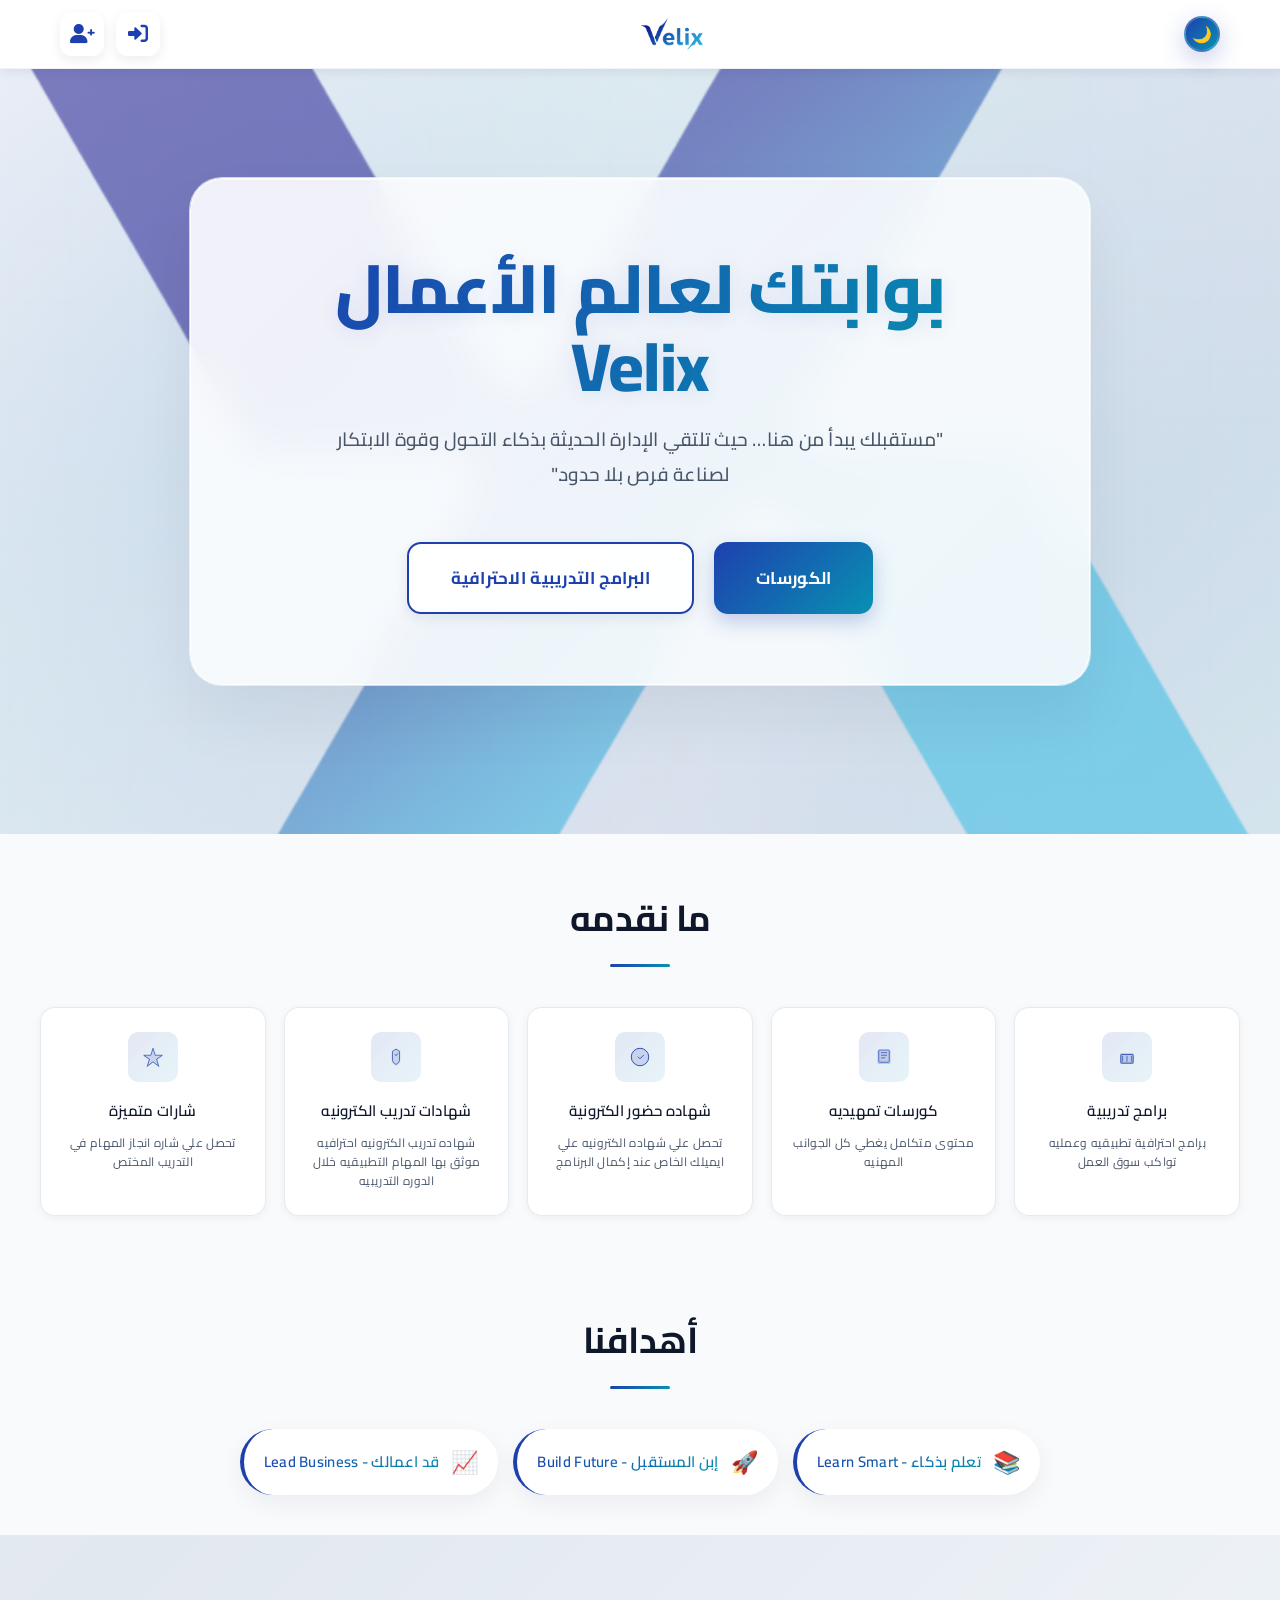
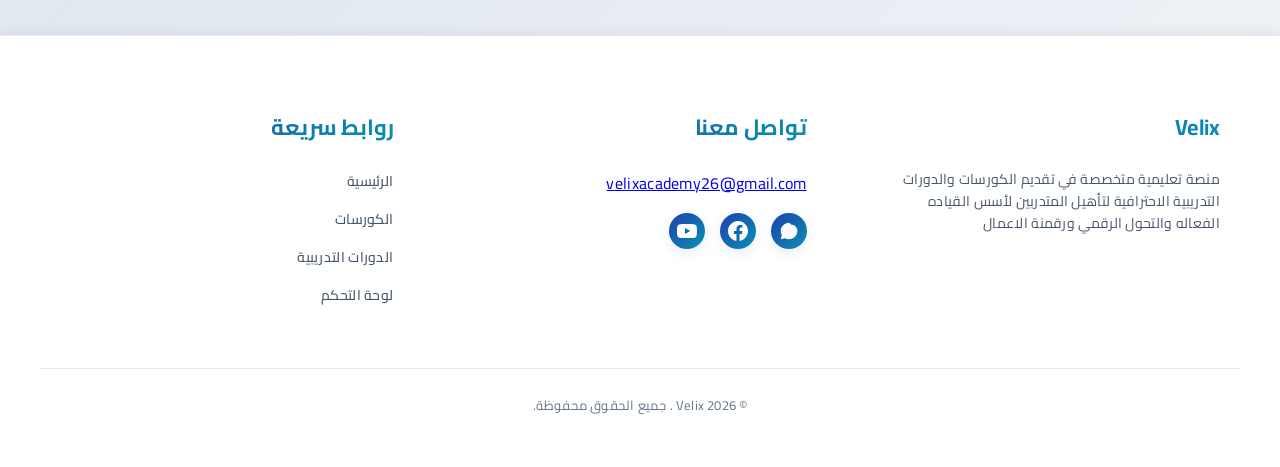
<file: index.html>
<!DOCTYPE html>
<html lang="ar">
<head>
  <meta charset="UTF-8">
  <meta name="viewport" content="width=device-width, initial-scale=1.0">
  <title> Velix </title>
  <link rel="icon" type="image/png" href="images/515313513.png">
  <link rel="preconnect" href="https://fonts.googleapis.com">
  <link rel="preconnect" href="https://fonts.gstatic.com" crossorigin>
  <link href="https://fonts.googleapis.com/css2?family=Cairo:wght@400;500;600;700;800;900&display=swap" rel="stylesheet">
  <link rel="stylesheet" href="https://cdnjs.cloudflare.com/ajax/libs/font-awesome/6.0.0/css/all.min.css">
  <link rel="stylesheet" href="https://cdnjs.cloudflare.com/ajax/libs/font-awesome/6.0.0/css/all.min.css">
  <link rel="stylesheet" href="https://cdnjs.cloudflare.com/ajax/libs/font-awesome/6.0.0/css/all.min.css">
  <link rel="stylesheet" href="styles.css">
</head>
<body id="home">
  <!-- =================== LOADING OVERLAY =================== -->
  <div class="loading-overlay" id="loadingOverlay">
    <div class="loading-container">
      <div class="loading-logo">
        <img src="images/Layer 2564684.png" alt="Velix Loading">
      </div>
    </div>
  </div>

  <!-- =================== HEADER =================== -->
  <header>
    <div class="header-container">
      <button class="theme-toggle" id="themeToggle">🌙</button>
      <div class="logo-container">
        <div class="logo" data-home onclick="window.location.href='index.html'">
          <img src="images/Layer 2.png" alt="أكاديميتي" class="logo-light">
          <img src="images/Layer 2564684.png" alt="أكاديميتي" class="logo-dark">
        </div>
      </div>
      <div class="header-auth">
        <div class="auth-icons">
          <button class="auth-icon-btn" id="loginBtn" onclick="openLoginModal()" title="تسجيل الدخول">
            <i class="fas fa-right-to-bracket"></i>
          </button>
          <button class="auth-icon-btn" id="signupBtn" onclick="openSignupModal()" title="إنشاء حساب">
            <i class="fas fa-user-plus"></i>
          </button>
          <div class="user-menu-container" id="userMenuContainer" style="display: none;">
            <button class="auth-icon-btn" id="userMenuBtn" onclick="toggleUserMenu()" title="حساب المستخدم">
              <i class="fas fa-user-circle"></i>
            </button>
            <div class="user-menu-dropdown" id="userMenuDropdown">
              <a href="#" class="menu-item" onclick="goToDashboard(event)">لوحة التحكم</a>
              <a href="#" class="menu-item" onclick="logout(event)">تسجيل الخروج</a>
            </div>
          </div>
        </div>
      </div>
    </div>
  </header>

  <!-- =================== HERO SECTION =================== -->
  <section class="hero">
    <div class="hero-bg-image">
      <img src="images/515313513.png" alt="Velix Background">
    </div>
    <div class="hero-container">
      <div class="hero-content">
        <h1 class="hero-title">بوابتك لعالم الأعمال Velix</h1>
        <p class="hero-text"> "مستقبلك يبدأ من هنا… حيث تلتقي الإدارة الحديثة بذكاء التحول وقوة الابتكار لصناعة فرص بلا حدود."  </p>
        <div class="hero-buttons">
          <button class="btn btn-primary" id="coursesBtn" onclick="window.location.href='courses.html'">الكورسات</button>
          <button class="btn btn-secondary" id="trainingsBtn" onclick="window.location.href='trainings.html'">البرامج التدريبية الاحترافية</button>
        </div>
      </div>
    </div>
  </section>

  <!-- =================== SIGNUP MODAL =================== -->
  <div class="modal" id="signupModal">
    <div class="modal-content">
      <span class="modal-close" onclick="closeSignupModal()">×</span>
      <h2>إنشاء حساب جديد</h2>
      <form id="signupForm" onsubmit="handleSignup(event)">
        <input type="text" class="modal-input" id="fullName" placeholder="الاسم الكامل بالإنجليزي" required>
        <input type="email" class="modal-input" id="signupEmail" placeholder="البريد الإلكتروني" required>
        <input type="password" class="modal-input" id="signupPassword" placeholder="كلمة السر" required>
        <input type="password" class="modal-input" id="confirmPassword" placeholder="تأكيد كلمة السر" required>
        <div class="modal-buttons">
          <button type="submit" class="modal-btn modal-btn-primary">إنشاء حساب</button>
          <button type="button" class="modal-btn modal-btn-secondary" onclick="closeSignupModal()">إلغاء</button>
        </div>
      </form>
    </div>
  </div>

  <!-- =================== LOGIN MODAL =================== -->
  <div class="modal" id="loginModal">
    <div class="modal-content">
      <span class="modal-close" onclick="closeLoginModal()">×</span>
      <h2>تسجيل الدخول</h2>
      <form id="loginForm" onsubmit="handleLogin(event)">
        <input type="email" class="modal-input" id="loginEmail" placeholder="البريد الإلكتروني" required>
        <input type="password" class="modal-input" id="loginPassword" placeholder="كلمة السر" required>
        <div class="modal-buttons">
          <button type="submit" class="modal-btn modal-btn-primary">تسجيل الدخول</button>
          <button type="button" class="modal-btn modal-btn-secondary" onclick="closeLoginModal()">إلغاء</button>
        </div>
      </form>
      <p class="modal-footer-text">ليس لديك حساب؟ <a href="#" onclick="closeLoginModal(); openSignupModal();" class="modal-link">إنشاء حساب جديد</a></p>
    </div>
  </div>

  <!-- =================== FEATURES SECTION =================== -->
  <section class="features">
    <div class="features-container">
      <h2 class="section-title">ما نقدمه</h2>
      <div class="features-grid">
        <div class="feature-card">
          <div class="feature-icon">
            <svg viewBox="0 0 64 64" xmlns="http://www.w3.org/2000/svg">
              <path d="M16 24h32v24H16z" fill="currentColor" opacity="0.2"/>
              <rect x="18" y="26" width="28" height="20" rx="2" fill="none" stroke="currentColor" stroke-width="2"/>
              <path d="M22 30v12M32 30v12M42 30v12" stroke="currentColor" stroke-width="1.5" stroke-linecap="round"/>
            </svg>
          </div>
          <h3>برامج تدريبية</h3>
          <p>برامج احترافية تطبيقيه وعمليه تواكب سوق العمل </p>
        </div>
        <div class="feature-card">
          <div class="feature-icon">
            <svg viewBox="0 0 64 64" xmlns="http://www.w3.org/2000/svg">
              <path d="M20 16h24c2 0 3 1 3 3v26c0 2-1 3-3 3H20c-2 0-3-1-3-3V19c0-2 1-3 3-3z" fill="currentColor" opacity="0.2"/>
              <rect x="20" y="16" width="24" height="28" rx="2" fill="none" stroke="currentColor" stroke-width="1.5"/>
              <path d="M26 22h12M26 28h12M26 34h8" stroke="currentColor" stroke-width="1.5" stroke-linecap="round"/>
            </svg>
          </div>
          <h3>كورسات تمهيديه  </h3>
          <p>محتوى متكامل يغطي كل الجوانب المهنيه </p>
        </div>
        <div class="feature-card">
          <div class="feature-icon">
            <svg viewBox="0 0 64 64" xmlns="http://www.w3.org/2000/svg">
              <circle cx="32" cy="32" r="20" fill="currentColor" opacity="0.15"/>
              <circle cx="32" cy="32" r="20" fill="none" stroke="currentColor" stroke-width="2"/>
              <path d="M28 32l4 4 8-8" stroke="currentColor" stroke-width="2" fill="none" stroke-linecap="round" stroke-linejoin="round"/>
            </svg>
          </div>
          <h3>شهاده حضور الكترونية  </h3>
          <p>تحصل علي شهاده الكترونيه علي ايميلك الخاص   عند إكمال البرنامج</p>
        </div>
        <div class="feature-card">
          <div class="feature-icon">
            <svg viewBox="0 0 64 64" xmlns="http://www.w3.org/2000/svg">
              <path d="M32 12L42 18v22c0 8-10 12-10 12s-10-4-10-12V18l10-6z" fill="currentColor" opacity="0.15"/>
              <path d="M32 14L40 19v20c0 6-8 10-8 10s-8-4-8-10V19l8-5z" fill="none" stroke="currentColor" stroke-width="1.5" stroke-linejoin="round"/>
              <path d="M30 26l2 3 4-5" stroke="currentColor" stroke-width="1.5" fill="none" stroke-linecap="round" stroke-linejoin="round"/>
            </svg>
          </div>
          <h3>شهادات تدريب الكترونيه </h3>
          <p>    شهاده تدريب الكترونيه احترافيه موثق بها المهام التطبيقيه خلال الدوره التدريبيه </p>
        </div>
        <div class="feature-card">
          <div class="feature-icon">
            <svg viewBox="0 0 64 64" xmlns="http://www.w3.org/2000/svg">
              <path d="M32 10l6 18h19l-15 11 6 18-16-12-16 12 6-18-15-11h19l6-18z" fill="currentColor" opacity="0.15"/>
              <path d="M32 12l5 16h16l-13 9 5 16-13-10-13 10 5-16-13-9h16l5-16z" fill="none" stroke="currentColor" stroke-width="1.5" stroke-linejoin="round"/>
            </svg>
          </div>
          <h3>شارات متميزة</h3>
          <p>  تحصل علي شاره انجاز المهام  في التدريب المختص  </p>
        </div>
      </div>
    </div>
  </section>

  <!-- =================== GOALS SECTION =================== -->
  <section class="goals">
    <div class="goals-container">
      <h2 class="section-title">أهدافنا</h2>
      <div class="goals-strips">
        <div class="goal-strip goal-strip-1">
          <span class="goal-icon">📚</span>
          <span class="goal-title">تعلم بذكاء  - Learn Smart </span>
        </div>
        <div class="goal-strip goal-strip-2">
          <span class="goal-icon">🚀</span>
          <span class="goal-title"> إبن المستقبل - Build Future</span>
        </div>
        <div class="goal-strip goal-strip-3">
          <span class="goal-icon">📈</span>
          <span class="goal-title"> قد اعمالك - Lead Business</span>
        </div>
      </div>
    </div>
  </section>

  <!-- =================== FOOTER =================== -->
  <footer>
    <div class="footer-container">
      <div class="footer-content">
        <!-- Academy Info Section -->
        <div class="footer-section">
          <h3>Velix</h3>
          <p>منصة تعليمية متخصصة في تقديم الكورسات والدورات التدريبية الاحترافية لتأهيل المتدربين لأسس القياده الفعاله والتحول الرقمي ورقمنة الاعمال     </p>
        </div>
        
        <!-- Contact Section -->
        <div class="footer-section">
          <h3>تواصل معنا</h3>
          <a href="mailto:velixacademy26@gmail.com" class="contact-info">velixacademy26@gmail.com</a>
          <div class="social-links">
            <a href="https://wa.me/201070425779" target="_blank" class="social-link">
              <svg width="20" height="20" viewBox="0 0 24 24" fill="currentColor">
                <path d="M12.04 2c-5.46 0-9.91 4.45-9.91 9.91 0 1.75.46 3.45 1.32 4.95L2.05 22l5.25-1.38c1.45.79 3.08 1.21 4.81 1.21 5.46 0 9.91-4.45 9.91-9.91 0-.47-.04-.93-.1-1.39-.19-1.69-1.11-3.16-2.4-4.3-1.29-1.14-2.83-1.79-4.49-1.79-.47 0-.93.04-1.39.1-1.69.19-3.16 1.11-4.3 2.4-1.14 1.29-1.79 2.83-1.79 4.49 0 .47.04.93.1 1.39.19 1.69 1.11 3.16 2.4 4.3 1.29 1.14 2.83 1.79 4.49 1.79.47 0 .93-.04 1.39-.1 1.69-.19 3.16-1.11 4.3-2.4 1.14-1.29 1.79-2.83 1.79-4.49 0-.47-.04-.93-.1-1.39z"/>
              </svg>
            </a>
            <a href="https://www.facebook.com/share/1EFJvrRoYo/" target="_blank" class="social-link">
              <svg width="20" height="20" viewBox="0 0 24 24" fill="currentColor">
                <path d="M24 12.073c0-6.627-5.373-12-12-12s-12 5.373-12 12c0 5.99 4.388 10.954 10.125 11.854v-8.385H7.078v-3.47h3.047V9.43c0-3.007 1.792-4.669 4.533-4.669 1.312 0 2.686.235 2.686.235v2.953H15.83c-1.491 0-1.956.925-1.956 1.874v2.25h3.328l-.532 3.47h-2.796v8.385C19.612 23.027 24 18.062 24 12.073z"/>
              </svg>
            </a>
            <a href="https://www.youtube.com/@Velix-26" target="_blank" class="social-link">
              <svg width="20" height="20" viewBox="0 0 24 24" fill="currentColor">
                <path d="M23.498 6.186a3.016 3.016 0 0 0-2.122-2.136C19.505 3.545 12 3.545 12 3.545s-7.505 0-9.377.505A3.017 3.017 0 0 0 .502 6.186C0 8.07 0 12 0 12s0 3.93.502 5.814a3.016 3.016 0 0 0 2.122 2.136c1.871.505 9.376.505 9.376.505s7.505 0 9.377-.505a3.015 3.015 0 0 0 2.122-2.136C24 15.93 24 12 24 12s0-3.93-.502-5.814zM9.545 15.568V8.432L15.818 12l-6.273 3.568z"/>
              </svg>
            </a>
          </div>
        </div>
        
        <!-- Quick Links Section -->
        <div class="footer-section">
          <h3>روابط سريعة</h3>
          <div class="footer-links">
            <a href="index.html" class="footer-link">الرئيسية</a>
            <a href="courses.html" class="footer-link">الكورسات</a>
            <a href="trainings.html" class="footer-link">الدورات التدريبية</a>
            <a href="dashboard.html" class="footer-link">لوحة التحكم</a>
          </div>
        </div>
      </div>
      <div class="footer-bottom">
        <p>&copy; 2026 Velix . جميع الحقوق محفوظة.</p>
      </div>
    </div>
  </footer>

  <script src="script.js"></script>
  <script>
    // تفعيل الوضع الليلي والاستجابة
    initializeTheme();
    setupEventListeners();
  </script>
</body>
</html>
</file>
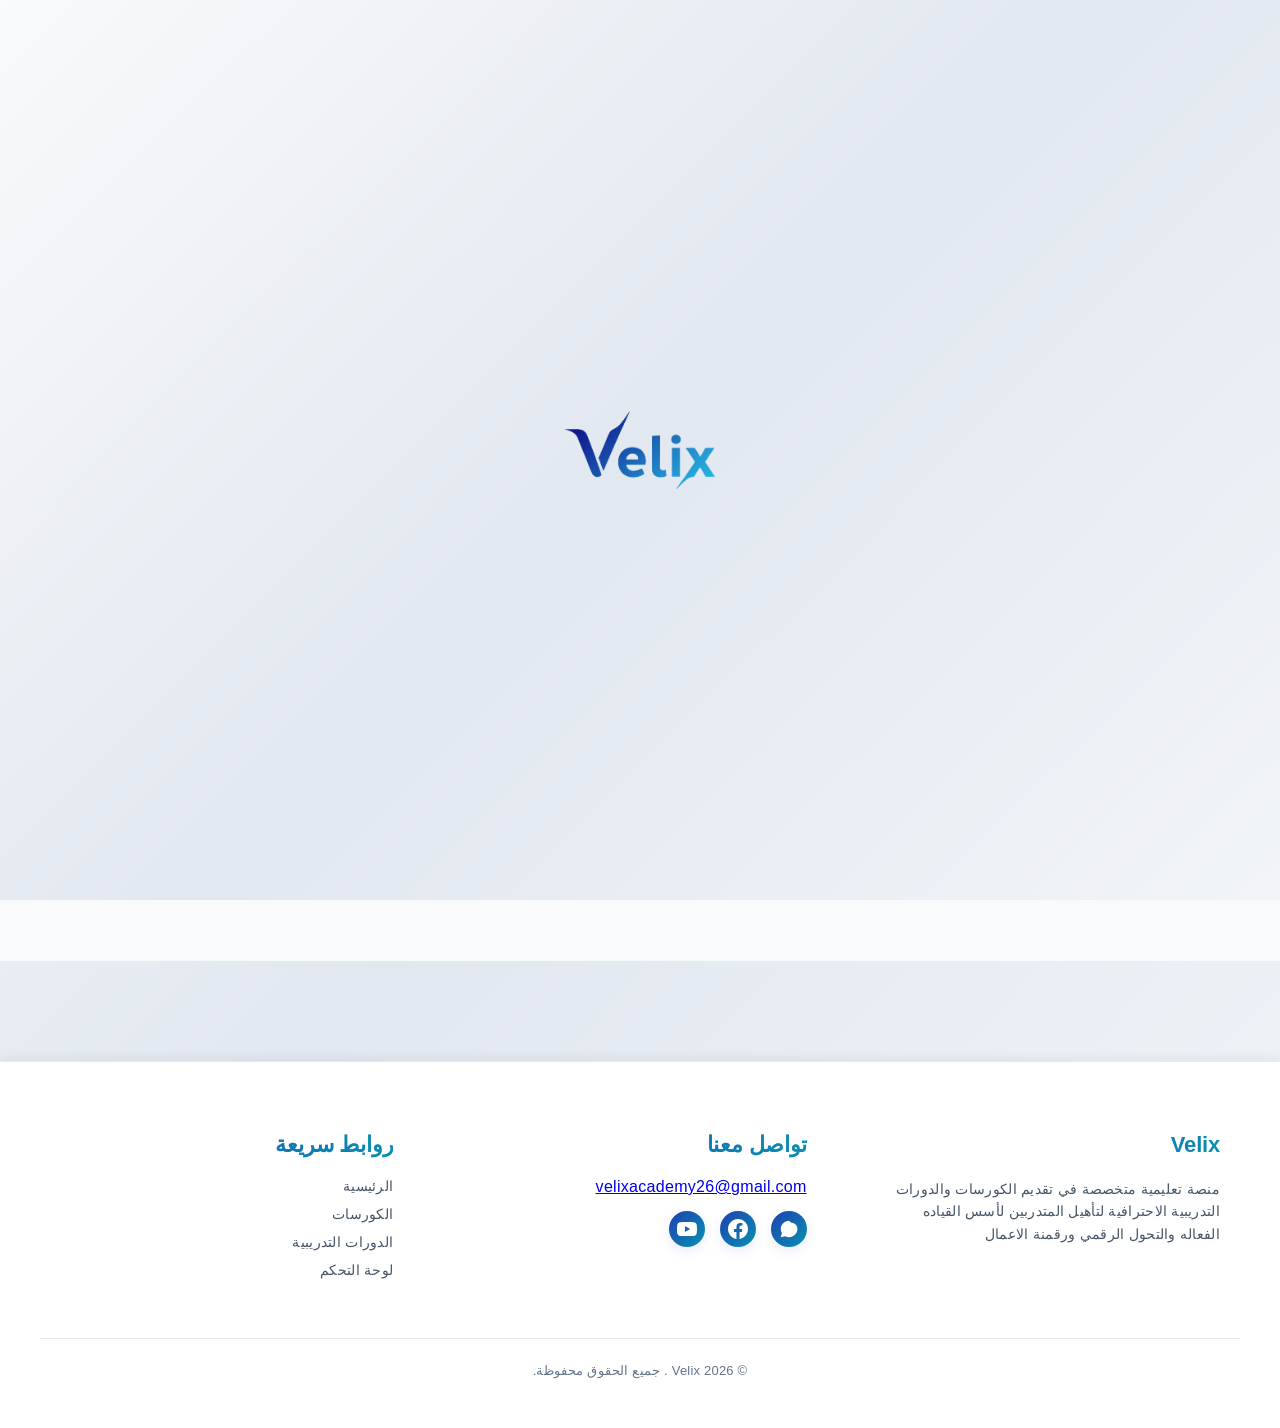
<file: courses.html>
<!DOCTYPE html>
<html lang="ar">
<head>
  <meta charset="UTF-8">
  <meta name="viewport" content="width=device-width, initial-scale=1.0">
  <title>الكورسات - Velix</title>
  <link rel="icon" type="image/png" href="images/515313513.png">
  <link rel="stylesheet" href="styles.css">
</head>
<body id="courses">
  <!-- =================== LOADING OVERLAY =================== -->
  <div class="loading-overlay" id="loadingOverlay">
    <div class="loading-container">
      <div class="loading-logo">
        <img src="images/Layer 2564684.png" alt="Velix Loading">
      </div>
    </div>
  </div>

  <!-- =================== HEADER =================== -->
  <header>
    <div class="header-container">
      <button class="theme-toggle" id="themeToggle">🌙</button>
      <div class="logo-container">
        <div class="logo" data-home onclick="window.location.href='index.html'">
          <img src="images/Layer 2.png" alt="??????" class="logo-light">
          <img src="images/Layer 2564684.png" alt="??????" class="logo-dark">
        </div>
      </div>
      <div class="header-auth">
        <div class="auth-icons">
        </div>
      </div>
    </div>
  </header>

  <!-- =================== COURSES SECTION =================== -->
  <section class="courses-section">
    <div class="courses-container">
      <h1 class="section-title">الكورسات المتاحة</h1>
      <div class="courses-grid" id="coursesContainer">
        
        <div class="coming-soon-container">
          <div class="coming-soon-icon">📚</div>
          <h2 class="coming-soon-title">سيتم إرفاق الكورسات قريباً</h2>
          <p class="coming-soon-description">نحن نعمل على إضافة كورسات متميزة قريباً. تابعونا!</p>
        </div>


      </div>
    </div>
  </section>

  <!-- =================== SIGNUP MODAL =================== -->
  <div class="modal" id="signupModal">
    <div class="modal-content">
      <span class="modal-close" onclick="closeSignupModal()">×</span>
      <h2>إنشاء حساب جديد</h2>
      <form id="signupForm" onsubmit="handleSignup(event)">
        <input type="text" class="modal-input" id="fullName" placeholder="الاسم الكامل بالإنجليزي" required>
        <input type="email" class="modal-input" id="signupEmail" placeholder="البريد الإلكتروني" required>
        <input type="password" class="modal-input" id="signupPassword" placeholder="كلمة السر" required>
        <input type="password" class="modal-input" id="confirmPassword" placeholder="تأكيد كلمة السر" required>
        <div class="modal-buttons">
          <button type="submit" class="modal-btn modal-btn-primary">إنشاء حساب</button>
          <button type="button" class="modal-btn modal-btn-secondary" onclick="closeSignupModal()">إلغاء</button>
        </div>
      </form>
    </div>
  </div>

  <!-- =================== LOGIN MODAL =================== -->
  <div class="modal" id="loginModal">
    <div class="modal-content">
      <span class="modal-close" onclick="closeLoginModal()">×</span>
      <h2>تسجيل الدخول</h2>
      <form id="loginForm" onsubmit="handleLogin(event)">
        <input type="email" class="modal-input" id="loginEmail" placeholder="البريد الإلكتروني" required>
        <input type="password" class="modal-input" id="loginPassword" placeholder="كلمة السر" required>
        <div class="modal-buttons">
          <button type="submit" class="modal-btn modal-btn-primary">تسجيل الدخول</button>
          <button type="button" class="modal-btn modal-btn-secondary" onclick="closeLoginModal()">إلغاء</button>
        </div>
      </form>
    </div>
  </div>

  <!-- =================== FOOTER =================== -->
  <footer>
    <div class="footer-container">
      <div class="footer-content">
        <!-- Academy Info Section -->
        <div class="footer-section">
          <h3>Velix</h3>
          <p>منصة تعليمية متخصصة في تقديم الكورسات والدورات التدريبية الاحترافية لتأهيل المتدربين لأسس القياده الفعاله والتحول الرقمي ورقمنة الاعمال     </p>
        </div>
        
        <!-- Contact Section -->
        <div class="footer-section">
          <h3>تواصل معنا</h3>
          <a href="mailto:velixacademy26@gmail.com" class="contact-info">velixacademy26@gmail.com</a>
          <div class="social-links">
            <a href="https://wa.me/201070425779" target="_blank" class="social-link">
              <svg width="20" height="20" viewBox="0 0 24 24" fill="currentColor">
                <path d="M12.04 2c-5.46 0-9.91 4.45-9.91 9.91 0 1.75.46 3.45 1.32 4.95L2.05 22l5.25-1.38c1.45.79 3.08 1.21 4.81 1.21 5.46 0 9.91-4.45 9.91-9.91 0-.47-.04-.93-.1-1.39-.19-1.69-1.11-3.16-2.4-4.3-1.29-1.14-2.83-1.79-4.49-1.79-.47 0-.93.04-1.39.1-1.69.19-3.16 1.11-4.3 2.4-1.14 1.29-1.79 2.83-1.79 4.49 0 .47.04.93.1 1.39.19 1.69 1.11 3.16 2.4 4.3 1.29 1.14 2.83 1.79 4.49 1.79.47 0 .93-.04 1.39-.1 1.69-.19 3.16-1.11 4.3-2.4 1.14-1.29 1.79-2.83 1.79-4.49 0-.47-.04-.93-.1-1.39z"/>
              </svg>
            </a>
            <a href="https://www.facebook.com/share/1EFJvrRoYo/" target="_blank" class="social-link">
              <svg width="20" height="20" viewBox="0 0 24 24" fill="currentColor">
                <path d="M24 12.073c0-6.627-5.373-12-12-12s-12 5.373-12 12c0 5.99 4.388 10.954 10.125 11.854v-8.385H7.078v-3.47h3.047V9.43c0-3.007 1.792-4.669 4.533-4.669 1.312 0 2.686.235 2.686.235v2.953H15.83c-1.491 0-1.956.925-1.956 1.874v2.25h3.328l-.532 3.47h-2.796v8.385C19.612 23.027 24 18.062 24 12.073z"/>
              </svg>
            </a>
            <a href="https://www.youtube.com/@Velix-26" target="_blank" class="social-link">
              <svg width="20" height="20" viewBox="0 0 24 24" fill="currentColor">
                <path d="M23.498 6.186a3.016 3.016 0 0 0-2.122-2.136C19.505 3.545 12 3.545 12 3.545s-7.505 0-9.377.505A3.017 3.017 0 0 0 .502 6.186C0 8.07 0 12 0 12s0 3.93.502 5.814a3.016 3.016 0 0 0 2.122 2.136c1.871.505 9.376.505 9.376.505s7.505 0 9.377-.505a3.015 3.015 0 0 0 2.122-2.136C24 15.93 24 12 24 12s0-3.93-.502-5.814zM9.545 15.568V8.432L15.818 12l-6.273 3.568z"/>
              </svg>
            </a>
          </div>
        </div>
        
        <!-- Quick Links Section -->
        <div class="footer-section">
          <h3>روابط سريعة</h3>
          <div class="footer-links">
            <a href="index.html" class="footer-link">الرئيسية</a>
            <a href="courses.html" class="footer-link">الكورسات</a>
            <a href="trainings.html" class="footer-link">الدورات التدريبية</a>
            <a href="dashboard.html" class="footer-link">لوحة التحكم</a>
          </div>
        </div>
      </div>
      <div class="footer-bottom">
        <p>&copy; 2026 Velix . جميع الحقوق محفوظة.</p>
      </div>
    </div>
  </footer>

  <script src="script.js"></script>
  <script>
    // تفعيل الوضع الليلي والاستجابة
    initializeTheme();
    setupEventListeners();
  </script>
</body>
</html>
</file>
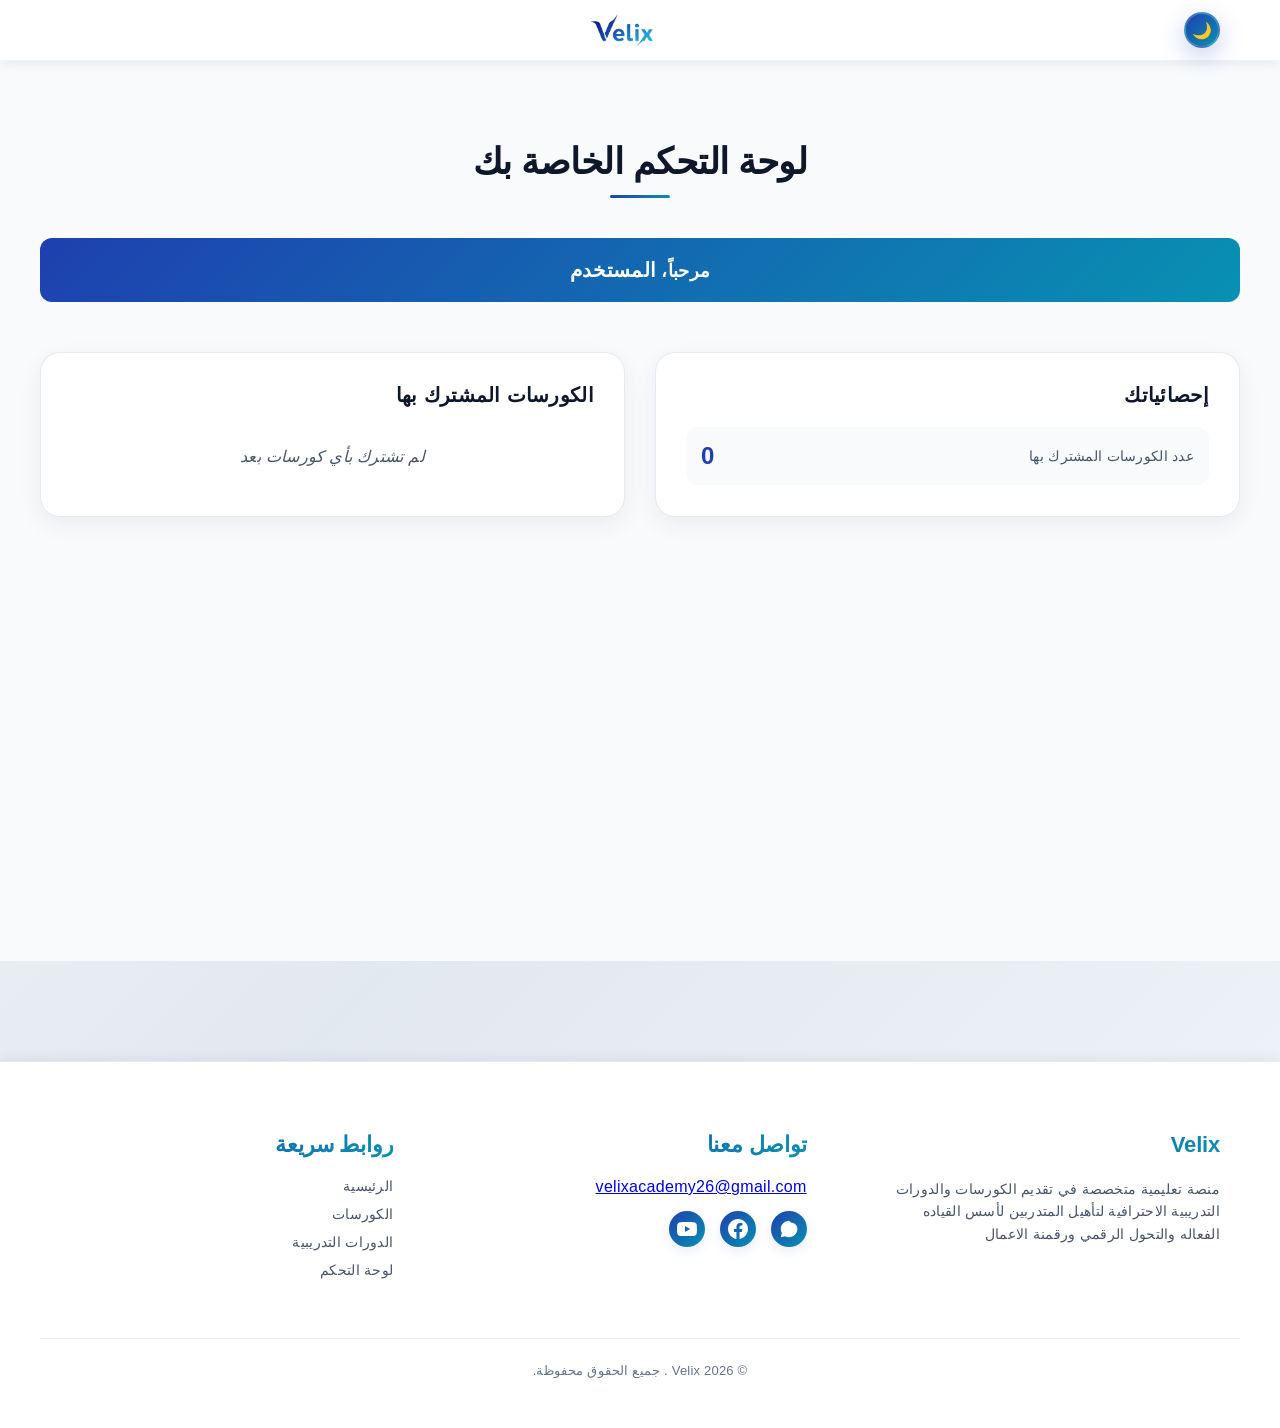
<file: dashboard.html>
<!DOCTYPE html>
<html lang="ar">
<head>
  <meta charset="UTF-8">
  <meta name="viewport" content="width=device-width, initial-scale=1.0">
  <title>لوحة التحكم - Velix</title>
  <link rel="icon" type="image/png" href="images/515313513.png">
  <link rel="stylesheet" href="styles.css">
</head>
<body id="dashboard">
  <!-- =================== LOADING OVERLAY =================== -->
  <div class="loading-overlay" id="loadingOverlay">
    <div class="loading-container">
      <div class="loading-logo">
        <img src="images/Layer 2564684.png" alt="Velix Loading">
      </div>
    </div>
  </div>

  <!-- =================== HEADER =================== -->
  <header>
    <div class="header-container">
      <button class="theme-toggle" id="themeToggle">🌙</button>
      <div class="logo-container">
        <div class="logo" data-home onclick="window.location.href='index.html'">
          <img src="images/Layer 2.png" alt="??????" class="logo-light">
          <img src="images/Layer 2564684.png" alt="??????" class="logo-dark">
        </div>
      </div>
      <div class="header-auth">
        <div class="auth-icons">
        </div>
      </div>
    </div>
  </header>

  <!-- =================== DASHBOARD SECTION =================== -->
  <section class="dashboard-section" id="dashboardSection">
    <div class="dashboard-container">
      <h2 class="section-title">لوحة التحكم الخاصة بك</h2>
      <div class="user-welcome">
        <p>مرحباً، <span id="dashboardUserName">المستخدم</span></p>
      </div>
      <div class="dashboard-grid">
        <div class="dashboard-card stats-card">
          <h3>إحصائياتك</h3>
          <div class="stats">
            <div class="stat-item">
              <span class="stat-label">عدد الكورسات المشترك بها</span>
              <span class="stat-value" id="coursesCount">0</span>
            </div>
          </div>
        </div>
        <div class="dashboard-card">
          <h3>الكورسات المشترك بها</h3>
          <div class="subscribed-list" id="subscribedCourses">
            <p class="empty-message">لم تشترك بأي كورسات بعد</p>
          </div>
        </div>
      </div>
    </div>
  </section>

  <!-- =================== SIGNUP MODAL =================== -->
  <div class="modal" id="signupModal">
    <div class="modal-content">
      <span class="modal-close" onclick="closeSignupModal()">×</span>
      <h2>إنشاء حساب جديد</h2>
      <form id="signupForm" onsubmit="handleSignup(event)">
        <input type="text" class="modal-input" id="fullName" placeholder="الاسم الكامل بالإنجليزي" required>
        <input type="email" class="modal-input" id="signupEmail" placeholder="البريد الإلكتروني" required>
        <input type="password" class="modal-input" id="signupPassword" placeholder="كلمة السر" required>
        <input type="password" class="modal-input" id="confirmPassword" placeholder="تأكيد كلمة السر" required>
        <div class="modal-buttons">
          <button type="submit" class="modal-btn modal-btn-primary">إنشاء حساب</button>
          <button type="button" class="modal-btn modal-btn-secondary" onclick="closeSignupModal()">إلغاء</button>
        </div>
      </form>
    </div>
  </div>

  <!-- =================== LOGIN MODAL =================== -->
  <div class="modal" id="loginModal">
    <div class="modal-content">
      <span class="modal-close" onclick="closeLoginModal()">×</span>
      <h2>تسجيل الدخول</h2>
      <form id="loginForm" onsubmit="handleLogin(event)">
        <input type="email" class="modal-input" id="loginEmail" placeholder="البريد الإلكتروني" required>
        <input type="password" class="modal-input" id="loginPassword" placeholder="كلمة السر" required>
        <div class="modal-buttons">
          <button type="submit" class="modal-btn modal-btn-primary">تسجيل الدخول</button>
          <button type="button" class="modal-btn modal-btn-secondary" onclick="closeLoginModal()">إلغاء</button>
        </div>
      </form>
    </div>
  </div>

  <!-- =================== FOOTER =================== -->
  <footer>
    <div class="footer-container">
      <div class="footer-content">
        <!-- Academy Info Section -->
        <div class="footer-section">
          <h3>Velix</h3>
          <p>منصة تعليمية متخصصة في تقديم الكورسات والدورات التدريبية الاحترافية لتأهيل المتدربين لأسس القياده الفعاله والتحول الرقمي ورقمنة الاعمال     </p>
        </div>
        
        <!-- Contact Section -->
        <div class="footer-section">
          <h3>تواصل معنا</h3>
          <a href="mailto:velixacademy26@gmail.com" class="contact-info">velixacademy26@gmail.com</a>
          <div class="social-links">
            <a href="https://wa.me/201070425779" target="_blank" class="social-link">
              <svg width="20" height="20" viewBox="0 0 24 24" fill="currentColor">
                <path d="M12.04 2c-5.46 0-9.91 4.45-9.91 9.91 0 1.75.46 3.45 1.32 4.95L2.05 22l5.25-1.38c1.45.79 3.08 1.21 4.81 1.21 5.46 0 9.91-4.45 9.91-9.91 0-.47-.04-.93-.1-1.39-.19-1.69-1.11-3.16-2.4-4.3-1.29-1.14-2.83-1.79-4.49-1.79-.47 0-.93.04-1.39.1-1.69.19-3.16 1.11-4.3 2.4-1.14 1.29-1.79 2.83-1.79 4.49 0 .47.04.93.1 1.39.19 1.69 1.11 3.16 2.4 4.3 1.29 1.14 2.83 1.79 4.49 1.79.47 0 .93-.04 1.39-.1 1.69-.19 3.16-1.11 4.3-2.4 1.14-1.29 1.79-2.83 1.79-4.49 0-.47-.04-.93-.1-1.39z"/>
              </svg>
            </a>
            <a href="https://www.facebook.com/share/1EFJvrRoYo/" target="_blank" class="social-link">
              <svg width="20" height="20" viewBox="0 0 24 24" fill="currentColor">
                <path d="M24 12.073c0-6.627-5.373-12-12-12s-12 5.373-12 12c0 5.99 4.388 10.954 10.125 11.854v-8.385H7.078v-3.47h3.047V9.43c0-3.007 1.792-4.669 4.533-4.669 1.312 0 2.686.235 2.686.235v2.953H15.83c-1.491 0-1.956.925-1.956 1.874v2.25h3.328l-.532 3.47h-2.796v8.385C19.612 23.027 24 18.062 24 12.073z"/>
              </svg>
            </a>
            <a href="https://www.youtube.com/@Velix-26" target="_blank" class="social-link">
              <svg width="20" height="20" viewBox="0 0 24 24" fill="currentColor">
                <path d="M23.498 6.186a3.016 3.016 0 0 0-2.122-2.136C19.505 3.545 12 3.545 12 3.545s-7.505 0-9.377.505A3.017 3.017 0 0 0 .502 6.186C0 8.07 0 12 0 12s0 3.93.502 5.814a3.016 3.016 0 0 0 2.122 2.136c1.871.505 9.376.505 9.376.505s7.505 0 9.377-.505a3.015 3.015 0 0 0 2.122-2.136C24 15.93 24 12 24 12s0-3.93-.502-5.814zM9.545 15.568V8.432L15.818 12l-6.273 3.568z"/>
              </svg>
            </a>
          </div>
        </div>
        
        <!-- Quick Links Section -->
        <div class="footer-section">
          <h3>روابط سريعة</h3>
          <div class="footer-links">
            <a href="index.html" class="footer-link">الرئيسية</a>
            <a href="courses.html" class="footer-link">الكورسات</a>
            <a href="trainings.html" class="footer-link">الدورات التدريبية</a>
            <a href="dashboard.html" class="footer-link">لوحة التحكم</a>
          </div>
        </div>
      </div>
      <div class="footer-bottom">
        <p>&copy; 2026 Velix . جميع الحقوق محفوظة.</p>
      </div>
    </div>
  </footer>

  <script src="script.js"></script>
  <script>
    // تفعيل الوضع الليلي والاستجابة
    initializeTheme();
    setupEventListeners();
    checkUserLogin();

    // تحميل اسم المستخدم عند فتح لوحة التحكم
    document.addEventListener('DOMContentLoaded', function() {
      const currentUser = JSON.parse(localStorage.getItem('currentUser'));
      if (currentUser && currentUser.name) {
        const dashboardUserName = document.getElementById('dashboardUserName');
        if (dashboardUserName) {
          dashboardUserName.textContent = currentUser.name;
        }
      }
    });
    updateDashboard();
  </script>
</body>
</html>
</file>
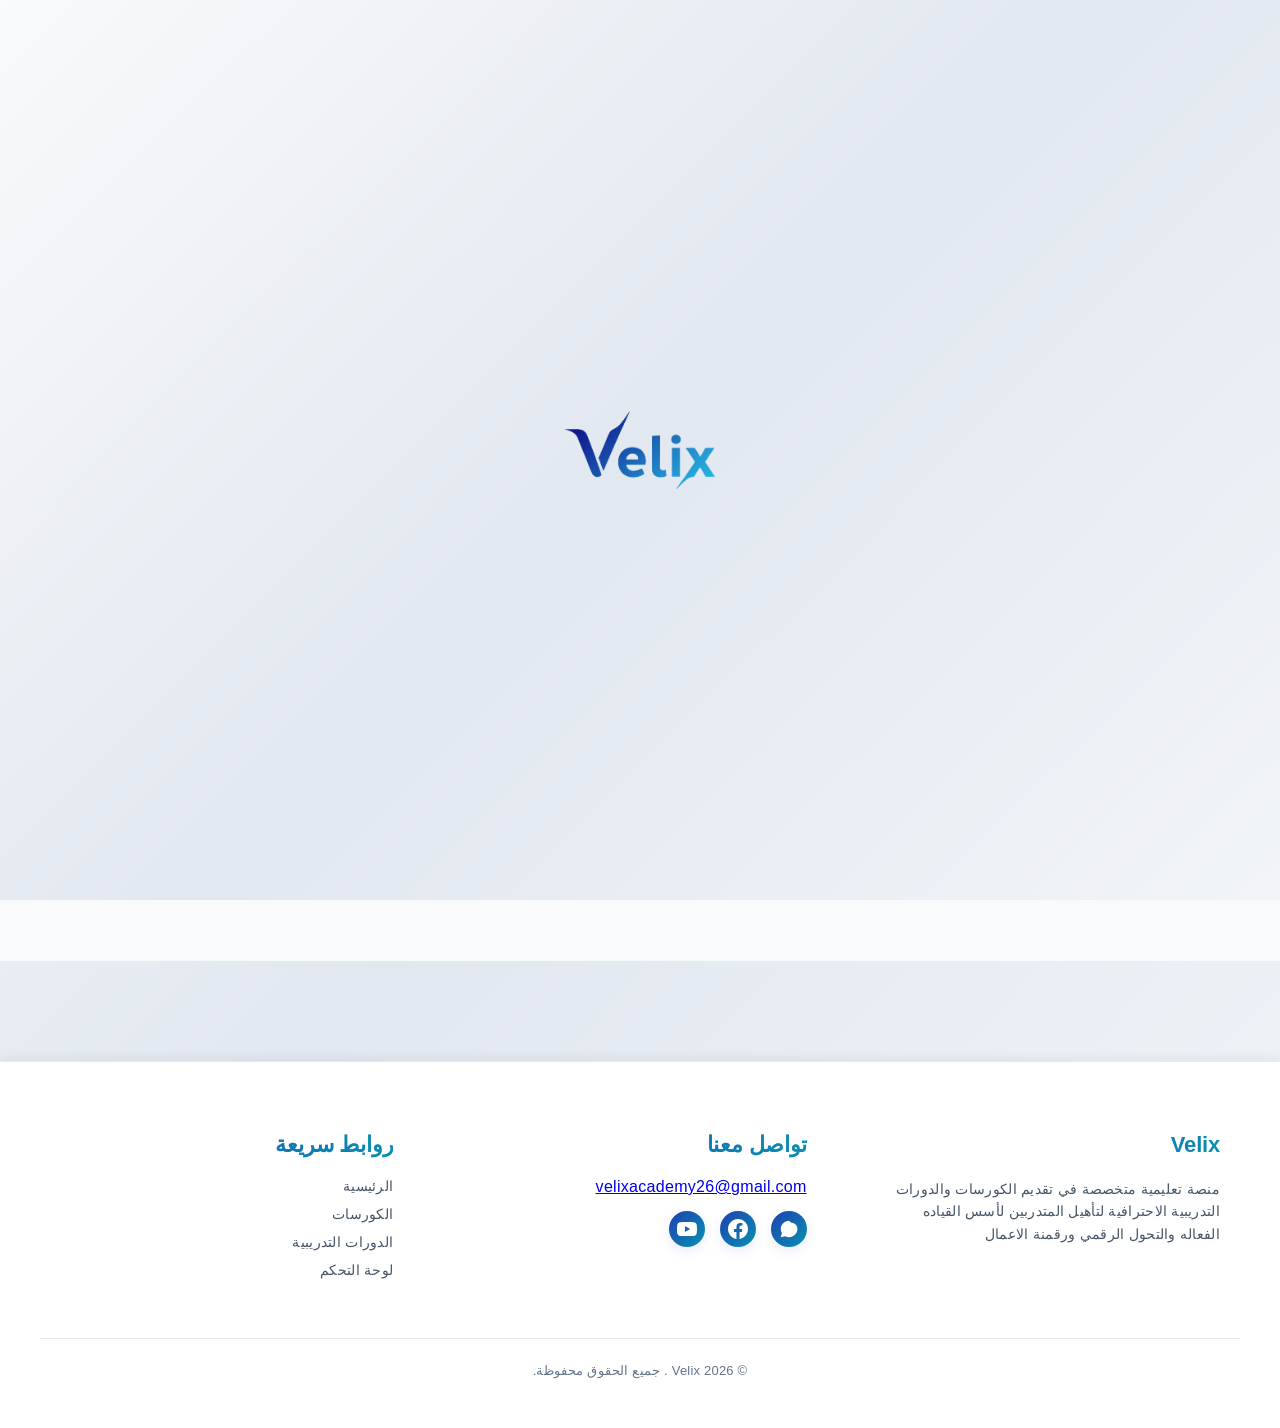
<file: trainings.html>
<!DOCTYPE html>
<html lang="ar">
<head>
  <meta charset="UTF-8">
  <meta name="viewport" content="width=device-width, initial-scale=1.0">
  <title>الدورات التدريبية - Velix</title>
  <link rel="icon" type="image/png" href="images/515313513.png">
  <link rel="stylesheet" href="styles.css">
</head>
<body id="trainings">
  <!-- =================== LOADING OVERLAY =================== -->
  <div class="loading-overlay" id="loadingOverlay">
    <div class="loading-container">
      <div class="loading-logo">
        <img src="images/Layer 2564684.png" alt="Velix Loading">
      </div>
    </div>
  </div>

  <!-- =================== HEADER =================== -->
  <header>
    <div class="header-container">
      <button class="theme-toggle" id="themeToggle">🌙</button>
      <div class="logo-container">
        <div class="logo" data-home onclick="window.location.href='index.html'">
          <img src="images/Layer 2.png" alt="??????" class="logo-light">
          <img src="images/Layer 2564684.png" alt="??????" class="logo-dark">
        </div>
      </div>
      <div class="header-auth">
        <div class="auth-icons">
        </div>
      </div>
    </div>
  </header>

  <!-- =================== TRAININGS SECTION =================== -->
  <section class="courses-section">
    <div class="courses-container">
      <h1 class="section-title">الدورات التدريبية التفاعليه </h1>
      <div class="courses-grid" id="trainingsContainer">
        <!-- =================== TRAINING 1 =================== -->
        <div class="course-card">
          <div class="course-image-wrapper">
            <img src="images\HRM.jpg" alt="HRM " class="course-image">
          </div>
          <div class="course-info">
            <div class="course-category">بيزنس </div>
            <h3 class="course-name">تدريب إدارة الموارد البشرية الإحترافية )(HRM)   </h3>
            <div class="learn-items course-learn">
            </ul>
            </div>
            <p class="course-description">تدريب ONLINE تفاعلي ⏳ </p>
            <a href="https://forms.gle/xyLLfcVbSYkXgCVN6" target="_blank" class="course-button" style="display: inline-block; text-decoration: none;">تسجيل الان →</a>
          </div>
        </div>

      </div>
    </div>
  </section>

  <!-- =================== SIGNUP MODAL =================== -->
  <div class="modal" id="signupModal">
    <div class="modal-content">
      <span class="modal-close" onclick="closeSignupModal()">×</span>
      <h2>إنشاء حساب جديد</h2>
      <form id="signupForm" onsubmit="handleSignup(event)">
        <input type="text" class="modal-input" id="fullName" placeholder="الاسم الكامل بالإنجليزي" required>
        <input type="email" class="modal-input" id="signupEmail" placeholder="البريد الإلكتروني" required>
        <input type="password" class="modal-input" id="signupPassword" placeholder="كلمة السر" required>
        <input type="password" class="modal-input" id="confirmPassword" placeholder="تأكيد كلمة السر" required>
        <div class="modal-buttons">
          <button type="submit" class="modal-btn modal-btn-primary">إنشاء حساب</button>
          <button type="button" class="modal-btn modal-btn-secondary" onclick="closeSignupModal()">إلغاء</button>
        </div>
      </form>
    </div>
  </div>

  <!-- =================== LOGIN MODAL =================== -->
  <div class="modal" id="loginModal">
    <div class="modal-content">
      <span class="modal-close" onclick="closeLoginModal()">×</span>
      <h2>تسجيل الدخول</h2>
      <form id="loginForm" onsubmit="handleLogin(event)">
        <input type="email" class="modal-input" id="loginEmail" placeholder="البريد الإلكتروني" required>
        <input type="password" class="modal-input" id="loginPassword" placeholder="كلمة السر" required>
        <div class="modal-buttons">
          <button type="submit" class="modal-btn modal-btn-primary">تسجيل الدخول</button>
          <button type="button" class="modal-btn modal-btn-secondary" onclick="closeLoginModal()">إلغاء</button>
        </div>
      </form>
    </div>
  </div>

  <!-- =================== FOOTER =================== -->
  <footer>
    <div class="footer-container">
      <div class="footer-content">
        <!-- Academy Info Section -->
        <div class="footer-section">
          <h3>Velix</h3>
          <p>منصة تعليمية متخصصة في تقديم الكورسات والدورات التدريبية الاحترافية لتأهيل المتدربين لأسس القياده الفعاله والتحول الرقمي ورقمنة الاعمال     </p>
        </div>
        
        <!-- Contact Section -->
        <div class="footer-section">
          <h3>تواصل معنا</h3>
          <a href="mailto:velixacademy26@gmail.com" class="contact-info">velixacademy26@gmail.com</a>
          <div class="social-links">
            <a href="https://wa.me/201070425779" target="_blank" class="social-link">
              <svg width="20" height="20" viewBox="0 0 24 24" fill="currentColor">
                <path d="M12.04 2c-5.46 0-9.91 4.45-9.91 9.91 0 1.75.46 3.45 1.32 4.95L2.05 22l5.25-1.38c1.45.79 3.08 1.21 4.81 1.21 5.46 0 9.91-4.45 9.91-9.91 0-.47-.04-.93-.1-1.39-.19-1.69-1.11-3.16-2.4-4.3-1.29-1.14-2.83-1.79-4.49-1.79-.47 0-.93.04-1.39.1-1.69.19-3.16 1.11-4.3 2.4-1.14 1.29-1.79 2.83-1.79 4.49 0 .47.04.93.1 1.39.19 1.69 1.11 3.16 2.4 4.3 1.29 1.14 2.83 1.79 4.49 1.79.47 0 .93-.04 1.39-.1 1.69-.19 3.16-1.11 4.3-2.4 1.14-1.29 1.79-2.83 1.79-4.49 0-.47-.04-.93-.1-1.39z"/>
              </svg>
            </a>
            <a href="https://www.facebook.com/share/1EFJvrRoYo/" target="_blank" class="social-link">
              <svg width="20" height="20" viewBox="0 0 24 24" fill="currentColor">
                <path d="M24 12.073c0-6.627-5.373-12-12-12s-12 5.373-12 12c0 5.99 4.388 10.954 10.125 11.854v-8.385H7.078v-3.47h3.047V9.43c0-3.007 1.792-4.669 4.533-4.669 1.312 0 2.686.235 2.686.235v2.953H15.83c-1.491 0-1.956.925-1.956 1.874v2.25h3.328l-.532 3.47h-2.796v8.385C19.612 23.027 24 18.062 24 12.073z"/>
              </svg>
            </a>
            <a href="https://www.youtube.com/@Velix-26" target="_blank" class="social-link">
              <svg width="20" height="20" viewBox="0 0 24 24" fill="currentColor">
                <path d="M23.498 6.186a3.016 3.016 0 0 0-2.122-2.136C19.505 3.545 12 3.545 12 3.545s-7.505 0-9.377.505A3.017 3.017 0 0 0 .502 6.186C0 8.07 0 12 0 12s0 3.93.502 5.814a3.016 3.016 0 0 0 2.122 2.136c1.871.505 9.376.505 9.376.505s7.505 0 9.377-.505a3.015 3.015 0 0 0 2.122-2.136C24 15.93 24 12 24 12s0-3.93-.502-5.814zM9.545 15.568V8.432L15.818 12l-6.273 3.568z"/>
              </svg>
            </a>
          </div>
        </div>
        
        <!-- Quick Links Section -->
        <div class="footer-section">
          <h3>روابط سريعة</h3>
          <div class="footer-links">
            <a href="index.html" class="footer-link">الرئيسية</a>
            <a href="courses.html" class="footer-link">الكورسات</a>
            <a href="trainings.html" class="footer-link">الدورات التدريبية</a>
            <a href="dashboard.html" class="footer-link">لوحة التحكم</a>
          </div>
        </div>
      </div>
      <div class="footer-bottom">
        <p>&copy; 2026 Velix . جميع الحقوق محفوظة.</p>
      </div>
    </div>
  </footer>

  <script src="script.js"></script>
  <script>
    // تفعيل الوضع الليلي والاستجابة
    initializeTheme();
    setupEventListeners();
  </script>
</body>
</html>
</file>
<file: styles.css>
* {
  margin: 0;
  padding: 0;
  box-sizing: border-box;
}

/* =================== LOADING SCREEN =================== */
.loading-overlay {
  position: fixed;
  top: 0;
  left: 0;
  right: 0;
  bottom: 0;
  background: linear-gradient(135deg, #f8fafc 0%, #e2e8f0 50%, #f1f5f9 100%);
  display: flex;
  flex-direction: column;
  justify-content: center;
  align-items: center;
  z-index: 9999;
  opacity: 1;
  visibility: visible;
  transition: opacity 0.6s ease, visibility 0.6s ease;
}

.loading-overlay.dark-mode {
  background: linear-gradient(135deg, #0a1628 0%, #0f1a3a 50%, #0d1a2d 100%);
}

.loading-overlay.hidden {
  opacity: 0;
  visibility: hidden;
}

.loading-container {
  display: flex;
  flex-direction: column;
  align-items: center;
  justify-content: center;
}

.loading-logo {
  position: relative;
  width: 150px;
  height: 150px;
  display: flex;
  align-items: center;
  justify-content: center;
}

.loading-logo img {
  width: 100%;
  height: auto;
  animation: logoFade 1.5s ease-in-out infinite;
}

@keyframes logoFade {
  0%, 100% {
    opacity: 0.3;
    transform: scale(0.95);
  }
  50% {
    opacity: 1;
    transform: scale(1);
  }
}

:root {
  --primary-color: #1e40af;
  --accent-color: #0891b2;
  --primary-gradient: linear-gradient(135deg, #1e40af 0%, #0891b2 100%);
  --primary-gradient-strong: linear-gradient(135deg, #0c2d6b, #065f73);
  --text-dark: #0f172a;
  --text-light: #475569;
  --text-muted: #64748b;
  --bg-light: #f8fafc;
  --bg-surface: rgba(255, 255, 255, 0.95);
  --white: #ffffff;
  --border-color: rgba(203, 213, 225, 0.5);
  --shadow: 0 20px 70px rgba(15, 23, 42, 0.12);
  --shadow-md: 0 25px 50px rgba(15, 23, 42, 0.15);
  --shadow-soft: 0 8px 24px rgba(15, 23, 42, 0.06);
  --radius: 20px;
  --transition: 0.4s cubic-bezier(0.4, 0, 0.2, 1);
}

body.dark-mode {
  --text-dark: #eef4fb;
  --text-light: #b0bfd3;
  --text-muted: #95a7c0;
  --bg-light: #0a1628;
  --bg-surface: rgba(15, 25, 50, 0.92);
  --white: #0f1a3a;
  --border-color: rgba(255, 255, 255, 0.08);
  --shadow: 0 18px 60px rgba(0, 0, 0, 0.4);
  --shadow-md: 0 20px 45px rgba(0, 0, 0, 0.55);
  --shadow-soft: 0 10px 30px rgba(0, 0, 0, 0.35);
  --primary-gradient: linear-gradient(135deg, #3c7ce5, #68a7ff);
  --primary-gradient-strong: linear-gradient(135deg, #1b5dbf, #3f86ff);
}

body {
  font-family: 'Cairo', -apple-system, BlinkMacSystemFont, 'Segoe UI', 'Roboto', sans-serif;
  color: var(--text-dark);
  background: linear-gradient(135deg, #f8fafc 0%, #e2e8f0 50%, #f1f5f9 100%);
  transition: background 0.6s cubic-bezier(0.4, 0, 0.2, 1), color 0.6s cubic-bezier(0.4, 0, 0.2, 1);
  min-height: 100vh;
  direction: rtl;
  letter-spacing: 0.3px;
  scroll-behavior: smooth;
  animation: pageEnter 0.5s ease-out;
}

@keyframes pageEnter {
  from {
    opacity: 0;
    transform: translateY(10px);
  }
  to {
    opacity: 1;
    transform: translateY(0);
  }
}

body.dark-mode {
  background: linear-gradient(135deg, #0a1628 0%, #0f1a3a 50%, #0d1a2d 100%);
}

body.dark-mode svg {
  color: #f8fafc;
}

body.dark-mode .feature-icon {
  background: linear-gradient(135deg, rgba(30, 64, 175, 0.15), rgba(8, 145, 178, 0.12));
  color: #f8fafc;
}

body.dark-mode .goal-icon-wrapper {
  background: linear-gradient(135deg, rgba(30, 64, 175, 0.2), rgba(8, 145, 178, 0.15));
  color: #f8fafc;
}

/* =================== HEADER =================== */
header {
  background: var(--white);
  padding: 12px 0;
  box-shadow: 0 2px 12px rgba(15, 23, 42, 0.08);
  position: sticky;
  top: 0;
  z-index: 100;
  border-bottom: 1px solid rgba(203, 213, 225, 0.3);
  animation: slideDownHeader 0.6s cubic-bezier(0.34, 1.56, 0.64, 1);
  transition: all 0.3s ease;
}

@keyframes slideDownHeader {
  from {
    transform: translateY(-100%);
    opacity: 0;
  }
  to {
    transform: translateY(0);
    opacity: 1;
  }
}

.header-container {
  max-width: 1200px;
  margin: 0 auto;
  padding: 0 20px;
  display: grid;
  grid-template-columns: auto 1fr auto;
  justify-items: center;
  align-items: center;
  gap: 20px;
}

.logo-container {
  display: flex;
  align-items: center;
  justify-content: center;
  grid-column: 2;
}

.header-spacer {
  width: 100px;
}

.header-auth {
  display: flex;
  gap: 14px;
  align-items: center;
  flex-wrap: wrap;
  justify-content: flex-end;
}

.auth-icons {
  display: flex;
  gap: 12px;
  align-items: center;
}

.auth-icon-btn {
  width: 44px;
  height: 44px;
  border: none;
  border-radius: 12px;
  background: rgba(255, 255, 255, 0.95);
  color: var(--primary-color);
  cursor: pointer;
  display: flex;
  align-items: center;
  justify-content: center;
  transition: all 0.3s cubic-bezier(0.34, 1.56, 0.64, 1);
  position: relative;
  overflow: hidden;
  box-shadow: 0 4px 12px rgba(15, 23, 42, 0.08);
}

.auth-icon-btn i {
  font-size: 20px;
  transition: all 0.3s cubic-bezier(0.34, 1.56, 0.64, 1);
  position: relative;
  z-index: 1;
}

.auth-icon-btn:hover {
  transform: translateY(-3px) scale(1.08);
  box-shadow: 0 8px 20px rgba(30, 64, 175, 0.2);
  background: var(--primary-color);
  color: #ffffff;
}

.auth-icon-btn:hover i {
  transform: scale(1.15) rotate(8deg);
}

.auth-icon-btn:active {
  transform: translateY(-1px) scale(0.98);
  box-shadow: 0 2px 8px rgba(30, 64, 175, 0.1);
}

body.dark-mode .auth-icon-btn {
  background: rgba(30, 50, 90, 0.8);
  color: #ffffff;
  box-shadow: 0 4px 12px rgba(0, 0, 0, 0.3);
}

body.dark-mode .auth-icon-btn:hover {
  background: var(--accent-color);
  color: #ffffff;
}

.btn-auth {
  padding: 8px 20px;
  border: none;
  border-radius: 10px;
  cursor: pointer;
  font-size: 13px;
  font-weight: 600;
  transition: all 0.3s ease;
  text-decoration: none;
  white-space: nowrap;
  letter-spacing: 0.5px;
  position: relative;
  overflow: hidden;
  display: none;
}

.btn-auth.login {
  background: rgba(255, 255, 255, 0.95);
  color: var(--primary-color);
  border: 2px solid var(--primary-color);
  font-weight: 700;
}

.btn-auth.login::before {
  content: '';
  position: absolute;
  top: 0;
  left: -100%;
  width: 100%;
  height: 100%;
  background: var(--primary-color);
  transition: left 0.3s ease;
  z-index: -1;
}

.btn-auth.login:hover {
  color: var(--white);
  transform: translateY(-3px);
  box-shadow: 0 12px 24px rgba(30, 64, 175, 0.3);
}

.btn-auth.login:hover::before {
  left: 0;
}

.btn-auth.signup {
  background: var(--primary-gradient);
  color: var(--white);
  box-shadow: 0 6px 20px rgba(30, 64, 175, 0.25);
  font-weight: 700;
}

.btn-auth.signup:hover {
  transform: translateY(-3px);
  box-shadow: 0 15px 30px rgba(30, 64, 175, 0.4);
  background: linear-gradient(135deg, #1e3a8a 0%, #075985 100%);
}

.user-menu-container {
  position: relative;
  display: flex;
  align-items: center;
}

.btn-user-menu {
  padding: 8px 20px;
  background: var(--primary-gradient);
  color: var(--white);
  border: none;
  border-radius: 10px;
  cursor: pointer;
  font-size: 12px;
  font-weight: 600;
  transition: all var(--transition);
  box-shadow: 0 4px 12px rgba(30, 64, 175, 0.15);
  letter-spacing: 0.4px;
}

.btn-user-menu:hover {
  transform: translateY(-2px);
  box-shadow: 0 8px 20px rgba(30, 64, 175, 0.25);
}

.user-menu-dropdown {
  position: absolute;
  top: calc(100% + 12px);
  left: 0;
  background: var(--bg-surface);
  border: 1px solid var(--border-color);
  border-radius: 16px;
  box-shadow: 0 12px 35px rgba(0, 0, 0, 0.15);
  min-width: 180px;
  display: none;
  flex-direction: column;
  z-index: 1000;
  overflow: hidden;
  animation: slideDown 0.3s ease-out;
}

@keyframes slideDown {
  from {
    opacity: 0;
    transform: translateY(-10px);
  }
  to {
    opacity: 1;
    transform: translateY(0);
  }
}

.user-menu-dropdown.show {
  display: flex;
}

.menu-item {
  padding: 14px 18px;
  color: var(--text-dark);
  text-decoration: none;
  transition: all 0.2s ease;
  border: none;
  background: none;
  cursor: pointer;
  text-align: right;
  font-size: 14px;
  font-weight: 500;
  display: flex;
  align-items: center;
  gap: 8px;
}

.menu-item:first-child {
  border-radius: 16px 16px 0 0;
}

.menu-item:last-child {
  border-radius: 0 0 16px 16px;
}

.menu-item:hover {
  background: var(--bg-light);
  color: var(--primary-color);
  padding-right: 22px;
}

.logo {
  font-size: 32px;
  font-weight: bold;
  background: var(--primary-gradient);
  -webkit-background-clip: text;
  -webkit-text-fill-color: transparent;
  background-clip: text;
}

.theme-toggle {
  background: var(--primary-gradient);
  border: 2px solid rgba(255, 255, 255, 0.2);
  color: var(--white);
  padding: 8px;
  border-radius: 50%;
  cursor: pointer;
  font-size: 16px;
  font-weight: 600;
  box-shadow: 0 8px 24px rgba(30, 64, 175, 0.25);
  transition: all 0.4s cubic-bezier(0.4, 0, 0.2, 1);
  width: 36px;
  height: 36px;
  display: flex;
  align-items: center;
  justify-content: center;
  position: relative;
  overflow: hidden;
}

.theme-toggle::before {
  content: '';
  position: absolute;
  inset: 0;
  border-radius: 50%;
  background: linear-gradient(135deg, rgba(255, 255, 255, 0.3) 0%, rgba(255, 255, 255, 0.05) 100%);
  opacity: 0;
  transition: opacity 0.3s ease;
  pointer-events: none;
}

.theme-toggle:hover {
  transform: translateY(-3px) rotate(20deg) scale(1.08);
  box-shadow: 0 14px 35px rgba(30, 64, 175, 0.35);
  border-color: rgba(255, 255, 255, 0.4);
}

.theme-toggle:hover::before {
  opacity: 1;
}

.theme-toggle:active {
  transform: translateY(-1px) rotate(20deg) scale(1.04);
  box-shadow: 0 6px 16px rgba(30, 64, 175, 0.2);
}

.logo {
  cursor: pointer;
  display: flex;
  align-items: center;
  justify-content: center;
}

.logo img {
  height: 32px;
  width: auto;
  transition: opacity 0.3s ease;
}

.logo-light {
  display: none;
}

.logo-dark {
  display: block;
}

body.dark-mode .logo-light {
  display: block;
}

body.dark-mode .logo-dark {
  display: none;
}

.course-image-wrapper {
  position: relative;
}

/* =================== HERO SECTION =================== */
.hero {
  background: linear-gradient(135deg,
    rgba(30, 64, 175, 0.05) 0%,
    rgba(8, 145, 178, 0.08) 30%,
    rgba(30, 64, 175, 0.05) 70%,
    rgba(8, 145, 178, 0.07) 100%);
  padding: 80px 20px 120px;
  text-align: center;
  position: relative;
  overflow: hidden;
  min-height: 85vh;
  display: flex;
  align-items: center;
}

body.dark-mode .hero {
  background: linear-gradient(135deg, 
    rgba(15, 30, 60, 0.15) 0%, 
    rgba(20, 40, 80, 0.1) 30%,
    rgba(15, 30, 60, 0.08) 70%,
    rgba(20, 40, 80, 0.12) 100%);
}

.hero::before {
  content: '';
  position: absolute;
  top: 0;
  left: 0;
  right: 0;
  bottom: 0;
  background-image: 
    radial-gradient(circle at 20% 50%, rgba(30, 64, 175, 0.08) 0%, transparent 50%),
    radial-gradient(circle at 80% 50%, rgba(8, 145, 178, 0.06) 0%, transparent 50%);
  background-size: 100% 100%;
  pointer-events: none;
}

.hero::after {
  content: '';
  position: absolute;
  top: 0;
  left: 0;
  right: 0;
  bottom: 0;
  background-image: 
    linear-gradient(rgba(30, 64, 175, 0.03) 1px, transparent 1px),
    linear-gradient(90deg, rgba(30, 64, 175, 0.03) 1px, transparent 1px);
  background-size: 60px 60px;
  background-position: center center;
  opacity: 0.4;
  pointer-events: none;
}

.hero-bg-image {
  position: absolute;
  left: 0;
  top: 0;
  right: 0;
  bottom: 0;
  width: 100%;
  z-index: 1;
  pointer-events: none;
  display: flex;
  align-items: center;
  justify-content: center;
}

.hero-bg-image img {
  width: 100%;
  height: 100%;
  object-fit: cover;
  opacity: 0.5;
  transition: opacity 0.45s ease;
}

body.dark-mode .hero-bg-image img {
  opacity: 0.3;
}

@keyframes patternMove {
  0% { background-position: 0 0, 0 0, 0 0, 0 0; }
  100% { background-position: 80px 80px, -80px -80px, 20px 20px, -20px -20px; }
}

.hero-container {
  max-width: 1300px;
  margin: 0 auto;
  display: flex;
  justify-content: center;
  align-items: center;
  position: relative;
  z-index: 2;
}

.hero-content {
  padding: 70px 80px;
  text-align: center;
  animation: floatCard 6s ease-in-out infinite;
  background: rgba(255, 255, 255, 0.92);
  backdrop-filter: blur(20px);
  -webkit-backdrop-filter: blur(20px);
  border-radius: 32px;
  border: 1px solid rgba(255, 255, 255, 0.8);
  box-shadow: 
    0 32px 64px rgba(15, 23, 42, 0.06),
    0 0 0 1px rgba(255, 255, 255, 0.7),
    inset 0 1px 0 rgba(255, 255, 255, 0.95);
  position: relative;
  overflow: hidden;
  transition: all 0.4s cubic-bezier(0.4, 0, 0.2, 1);
  max-width: 900px;
  margin: 0 auto;
}

body.dark-mode .hero-content {
  background: rgba(15, 25, 50, 0.85);
  border-color: rgba(30, 50, 90, 0.4);
  box-shadow: 
    0 32px 64px rgba(0, 0, 0, 0.4),
    0 0 0 1px rgba(30, 50, 90, 0.3),
    inset 0 1px 0 rgba(255, 255, 255, 0.1);
}

.hero-content::before {
  content: '';
  position: absolute;
  top: 0;
  left: 0;
  right: 0;
  bottom: 0;
  background: linear-gradient(135deg, rgba(30, 64, 175, 0.02) 0%, rgba(8, 145, 178, 0.03) 100%);
  pointer-events: none;
}

@keyframes floatCard {
  0%, 100% { transform: translateY(0px); }
  50% { transform: translateY(-8px); }
}

@keyframes fadeInUp {
  from {
    opacity: 0;
    transform: translateY(30px);
  }
  to {
    opacity: 1;
    transform: translateY(0);
  }
}

@keyframes gradientShift {
  0%, 100% {
    transform: translate(0, 0);
  }
  50% {
    transform: translate(15px, 15px);
  }
}

.hero-title {
  font-size: 62px;
  margin-bottom: 12px;
  color: var(--text-dark);
  font-weight: 800;
  letter-spacing: -0.8px;
  line-height: 1.15;
  background: linear-gradient(135deg, #1e40af 0%, #0891b2 50%, #1e40af 100%);
  background-size: 200% auto;
  -webkit-background-clip: text;
  -webkit-text-fill-color: transparent;
  background-clip: text;
  position: relative;
  z-index: 1;
  text-shadow: 0 2px 20px rgba(30, 64, 175, 0.1);
}

@keyframes fadeInDown {
  from {
    opacity: 0;
    transform: translateY(-35px);
  }
  to {
    opacity: 1;
    transform: translateY(0);
  }
}

@keyframes gradientShiftText {
  0%, 100% { background-position: 0% 50%; }
  50% { background-position: 100% 50%; }
}

.hero-text {
  font-size: 19px;
  color: var(--text-light);
  margin-bottom: 45px;
  line-height: 1.85;
  letter-spacing: 0.25px;
  max-width: 630px;
  margin-left: auto;
  margin-right: auto;
  font-weight: 500;
  position: relative;
  z-index: 1;
  padding: 5px 0;
}


.hero-buttons {
  display: flex;
  gap: 20px;
  justify-content: center;
  flex-wrap: wrap;
  position: relative;
  z-index: 1;
  margin-top: 10px;
}

.btn {
  padding: 16px 40px;
  border: none;
  border-radius: 14px;
  font-size: 16px;
  font-weight: 700;
  cursor: pointer;
  transition: all 0.4s cubic-bezier(0.34, 1.56, 0.64, 1);
  text-decoration: none;
  display: inline-block;
  letter-spacing: 0.3px;
  position: relative;
  overflow: hidden;
  box-shadow: 0 4px 14px rgba(15, 23, 42, 0.08);
  transform: translateY(0);
  font-family: 'Cairo', -apple-system, BlinkMacSystemFont, 'Segoe UI', 'Roboto', sans-serif;
}

.btn::before {
  content: '';
  position: absolute;
  top: 0;
  left: -100%;
  width: 100%;
  height: 100%;
  background: linear-gradient(90deg, transparent, rgba(255, 255, 255, 0.3), transparent);
  transition: left 0.5s cubic-bezier(0.34, 1.56, 0.64, 1);
  z-index: 0;
}

.btn:hover::before {
  left: 100%;
}

.btn span {
  position: relative;
  z-index: 1;
}

.btn-primary {
  background: linear-gradient(135deg, #1e40af 0%, #0891b2 100%);
  color: var(--white);
  box-shadow: 0 8px 20px rgba(30, 64, 175, 0.25);
  position: relative;
  overflow: hidden;
}

.btn-primary:hover {
  transform: translateY(-4px) scale(1.02);
  box-shadow: 0 16px 32px rgba(30, 64, 175, 0.4);
  background: linear-gradient(135deg, #1e3a8a 0%, #0e7490 100%);
}

.btn-primary:active {
  transform: translateY(-1px) scale(0.99);
  box-shadow: 0 4px 12px rgba(30, 64, 175, 0.25);
}

body.dark-mode .btn-primary {
  color: #ffffff;
}

.btn-secondary {
  background: rgba(255, 255, 255, 0.9);
  color: var(--primary-color);
  border: 2px solid var(--primary-color);
  backdrop-filter: blur(8px);
  position: relative;
  overflow: hidden;
}

.btn-secondary:hover {
  background: var(--primary-color);
  color: var(--white);
  transform: translateY(-4px) scale(1.02);
  box-shadow: 0 16px 32px rgba(30, 64, 175, 0.3);
}

.btn-secondary:active {
  transform: translateY(-1px) scale(0.99);
}


.hero-image {
  display: flex;
  justify-content: center;
  align-items: center;
  animation: fadeInScale 0.8s cubic-bezier(0.34, 1.56, 0.64, 1) 0.3s both;
  position: relative;
  padding: 50px;
  perspective: 1000px;
}

.hero-image::before {
  content: '';
  position: absolute;
  top: 50%;
  left: 50%;
  transform: translate(-50%, -50%);
  width: 140%;
  height: 140%;
  background: 
    radial-gradient(circle, rgba(30, 64, 175, 0.15) 0%, rgba(8, 145, 178, 0.08) 50%, transparent 70%);
  border-radius: 50%;
  animation: pulse 4s ease-in-out infinite;
  filter: blur(1px);
}


@keyframes fadeInScale {
  from {
    opacity: 0;
    transform: scale(0.8) rotate(-5deg);
  }
  to {
    opacity: 1;
    transform: scale(1) rotate(0deg);
  }
}

.hero-image img {
  width: 100%;
  max-width: 480px;
  height: auto;
  animation: floatAdvanced 8s cubic-bezier(0.45, 0.05, 0.55, 0.95) infinite;
  border-radius: 25px;
  box-shadow: 
    0 30px 60px rgba(15, 23, 42, 0.2),
    0 0 0 1px rgba(255, 255, 255, 0.1),
    inset 0 0 20px rgba(255, 255, 255, 0.1);
  position: relative;
  z-index: 2;
  transition: all 0.4s cubic-bezier(0.4, 0, 0.2, 1);
  filter: brightness(1.05) contrast(1.1);
}

.hero-image img:hover {
  transform: scale(1.08) rotate(3deg) translateY(-5px);
  box-shadow: 
    0 40px 80px rgba(15, 23, 42, 0.25),
    0 0 0 1px rgba(255, 255, 255, 0.2),
    inset 0 0 25px rgba(255, 255, 255, 0.15);
  filter: brightness(1.1) contrast(1.15);
}

.circle-decoration-1 {
  position: absolute;
  bottom: -30px;
  left: 20px;
  width: 130px;
  height: 130px;
  background: radial-gradient(circle, rgba(135, 206, 250, 0.35) 0%, rgba(135, 206, 250, 0.12) 70%, transparent 100%);
  border-radius: 50%;
  animation: floatCircle 8s ease-in-out infinite;
  z-index: 1;
  filter: blur(0.5px);
}

.circle-decoration-2 {
  position: absolute;
  bottom: -20px;
  right: 30px;
  width: 100px;
  height: 100px;
  background: radial-gradient(circle, rgba(173, 216, 230, 0.4) 0%, rgba(173, 216, 230, 0.15) 70%, transparent 100%);
  border-radius: 50%;
  animation: floatCircle 10s ease-in-out infinite reverse;
  z-index: 1;
  filter: blur(0.3px);
}

@keyframes floatCircle {
  0%, 100% { transform: translateY(0px) scale(1); opacity: 0.8; }
  50% { transform: translateY(-15px) scale(1.12); opacity: 1; }
}

/* =================== PAGE TRANSITIONS =================== */

@keyframes pageEnter {
  from {
    opacity: 0;
    transform: translateY(15px);
  }
  to {
    opacity: 1;
    transform: translateY(0);
  }
}

section {
  animation: pageEnter 0.6s ease-out;
}

main {
  animation: pageEnter 0.6s ease-out;
}

.courses-grid {
  animation: pageEnter 0.7s ease-out;
}

/* =================== RESPONSIVE TRANSITIONS =================== */

@media (prefers-reduced-motion: reduce) {
  * {
    animation-duration: 0.01ms !important;
    animation-iteration-count: 1 !important;
    transition-duration: 0.01ms !important;
    scroll-behavior: auto !important;
  }
}

/* =================== LOADING SCREEN END =================== */
@media (max-width: 768px) {
  .hero {
    padding: 80px 16px 60px;
    min-height: auto;
  }
  
  .hero-content {
    padding: 40px 24px;
    max-width: 100%;
  }
  
  .hero-title {
    font-size: 36px;
    margin-bottom: 20px;
  }
  
  .hero-text {
    font-size: 16px;
    margin-bottom: 30px;
    line-height: 1.7;
  }
  
  .hero-buttons {
    flex-direction: column;
    gap: 12px;
  }
  
  .btn {
    width: 100%;
    padding: 14px 32px;
    font-size: 15px;
  }
  
  .hero::after {
    background-size: 40px 40px;
  }
}

@media (min-width: 769px) and (max-width: 1024px) {
  .hero-content {
    padding: 60px 50px;
    max-width: 700px;
  }
  
  .hero-title {
    font-size: 48px;
  }
  
  .hero-text {
    font-size: 17px;
  }
}

.sparkle-decoration {
  position: absolute;
  width: 4px;
  height: 4px;
  background: radial-gradient(circle, rgba(255, 255, 255, 0.9) 0%, rgba(135, 206, 250, 0.6) 50%, transparent 70%);
  border-radius: 50%;
  animation: sparkle 3s ease-in-out infinite;
  z-index: 3;
}

.sparkle-1 {
  top: 20%;
  right: 15%;
  animation-delay: 0s;
  width: 6px;
  height: 6px;
}

.sparkle-2 {
  top: 60%;
  right: 25%;
  animation-delay: 1s;
  width: 5px;
  height: 5px;
}

.sparkle-3 {
  top: 35%;
  right: 5%;
  animation-delay: 2s;
  width: 7px;
  height: 7px;
}

@keyframes sparkle {
  0%, 100% { 
    opacity: 0; 
    transform: scale(0) rotate(0deg);
    box-shadow: 0 0 0 0 rgba(255, 255, 255, 0.8);
  }
  50% { 
    opacity: 1; 
    transform: scale(1) rotate(180deg);
    box-shadow: 0 0 10px 3px rgba(255, 255, 255, 0.4);
  }
}

@keyframes float {
  0%, 100% {
    transform: translateY(0px);
  }
  50% {
    transform: translateY(-20px);
  }
}

@keyframes floatAdvanced {
  0%, 100% {
    transform: translateY(0px) rotateZ(0deg);
  }
  25% {
    transform: translateY(-15px) rotateZ(1deg);
  }
  50% {
    transform: translateY(-25px) rotateZ(0deg);
  }
  75% {
    transform: translateY(-15px) rotateZ(-1deg);
  }
}

/* =================== FEATURES SECTION =================== */
.features {
  background: var(--bg-light);
  padding: 50px 20px;
}

.features-container {
  max-width: 1200px;
  margin: 0 auto;
}

.section-title {
  font-size: 32px;
  text-align: center;
  margin-bottom: 40px;
  color: var(--text-dark);
  font-weight: 700;
  letter-spacing: -0.5px;
  position: relative;
  padding-bottom: 15px;
  animation: fadeInDown 0.8s cubic-bezier(0.34, 1.56, 0.64, 1);
}

.section-title::after {
  content: '';
  position: absolute;
  bottom: 0;
  left: 50%;
  transform: translateX(-50%) scaleX(0);
  width: 60px;
  height: 3px;
  background: var(--primary-gradient);
  border-radius: 2px;
  animation: scaleIn 0.8s cubic-bezier(0.34, 1.56, 0.64, 1) 0.3s forwards;
}

@keyframes scaleIn {
  to {
    transform: translateX(-50%) scaleX(1);
  }
}

.features-grid {
  display: grid;
  grid-template-columns: repeat(auto-fit, minmax(200px, 1fr));
  gap: 18px;
}

.feature-card {
  background: var(--bg-surface);
  border: 1.5px solid var(--border-color);
  padding: 24px 18px;
  border-radius: 15px;
  text-align: center;
  box-shadow: 0 2px 8px rgba(15, 23, 42, 0.05);
  transition: all 0.4s cubic-bezier(0.34, 1.56, 0.64, 1);
  position: relative;
  overflow: hidden;
}

.feature-card::before {
  content: '';
  position: absolute;
  top: 0;
  left: 0;
  right: 0;
  height: 3px;
  background: var(--primary-gradient);
  transform: scaleX(0);
  transform-origin: right;
  transition: transform 0.4s cubic-bezier(0.34, 1.56, 0.64, 1);
}

.feature-card:hover::before {
  transform: scaleX(1);
  transform-origin: left;
}

.feature-card:hover {
  transform: translateY(-8px) scale(1.02);
  box-shadow: 0 12px 30px rgba(30, 64, 175, 0.15);
  border-color: var(--primary-color);
}

.feature-icon {
  width: 50px;
  height: 50px;
  margin: 0 auto 14px;
  background: linear-gradient(135deg, rgba(30, 64, 175, 0.12), rgba(8, 145, 178, 0.1));
  border-radius: 10px;
  display: flex;
  align-items: center;
  justify-content: center;
  color: var(--primary-color);
  transition: all 0.4s cubic-bezier(0.34, 1.56, 0.64, 1);
}

.feature-card:hover .feature-icon {
  background: var(--primary-gradient);
  color: var(--white);
  transform: scale(1.15) rotate(8deg);
  box-shadow: 0 8px 20px rgba(30, 64, 175, 0.3);
}

.feature-icon svg {
  width: 28px;
  height: 28px;
  transition: transform 0.3s ease;
}

.feature-card:hover .feature-icon svg {
  transform: scale(1.1);
}

.feature-card h3 {
  font-size: 15px;
  margin-bottom: 8px;
  color: var(--text-dark);
  font-weight: 600;
  letter-spacing: 0.3px;
  transition: color 0.3s ease;
}

.feature-card:hover h3 {
  color: var(--primary-color);
}

.feature-card p {
  color: var(--text-light);
  line-height: 1.6;
  font-size: 12px;
  transition: color 0.3s ease;
}


/* =================== GOALS SECTION =================== */
.goals {
  background: var(--bg-light);
  padding: 40px 20px;
}

.goals-container {
  max-width: 1100px;
  margin: 0 auto;
}

.goals-strips {
  display: flex;
  gap: 15px;
  margin-top: 25px;
  flex-wrap: wrap;
  justify-content: center;
}

.goal-strip {
  display: flex;
  align-items: center;
  gap: 12px;
  padding: 12px 20px;
  border-radius: 50px;
  background: var(--white);
  box-shadow: var(--shadow-soft);
  transition: all var(--transition);
  animation: fadeInUp 0.6s cubic-bezier(0.34, 1.56, 0.64, 1) forwards;
  opacity: 0;
  cursor: pointer;
}

.goal-strip:nth-child(1) { animation-delay: 0.1s; }
.goal-strip:nth-child(2) { animation-delay: 0.2s; }
.goal-strip:nth-child(3) { animation-delay: 0.3s; }

.goal-strip-1,
.goal-strip-2,
.goal-strip-3 {
  border-left: 4px solid var(--primary-color);
}

.goal-icon {
  font-size: 22px;
  transition: transform var(--transition);
}

.goal-title {
  font-size: 15px;
  font-weight: 600;
  color: var(--text-dark);
  background: var(--primary-gradient);
  -webkit-background-clip: text;
  -webkit-text-fill-color: transparent;
  background-clip: text;
}

.goal-strip:hover {
  transform: translateY(-3px);
  box-shadow: var(--shadow);
}

.goal-strip:hover .goal-icon {
  transform: scale(1.2);
}

@media (max-width: 768px) {
  .goals-strips {
    flex-direction: column;
    gap: 10px;
  }

  .goal-strip {
    width: 100%;
    max-width: 300px;
  }
}

/* Animation for goal icons */
.goal-icon .icon-animated {
  animation: iconRotate 3s linear infinite;
  transform-origin: center;
}

@keyframes iconRotate {
  0% {
    transform: rotateZ(0deg);
    opacity: 1;
  }
  50% {
    opacity: 0.8;
  }
  100% {
    transform: rotateZ(360deg);
    opacity: 1;
  }
}

.goal-card:hover .goal-icon .icon-animated {
  animation: iconSpinBounce 0.8s cubic-bezier(0.68, -0.55, 0.265, 1.55);
}

@keyframes iconSpinBounce {
  0% {
    transform: rotateZ(0deg) scale(1);
  }
  50% {
    transform: rotateZ(180deg) scale(1.1);
  }
  100% {
    transform: rotateZ(360deg) scale(1);
  }
}

/* =================== COURSES SECTION =================== */
.courses-section {
  background: var(--bg-light);
  padding: 80px 20px;
  min-height: 100vh;
}

.courses-container {
  max-width: 1200px;
  margin: 0 auto;
}

.courses-grid {
  display: grid;
  grid-template-columns: repeat(auto-fill, minmax(280px, 1fr));
  gap: 30px;
  margin-top: 50px;
}

.course-card {
  background: var(--bg-surface);
  border-radius: 16px;
  overflow: hidden;
  box-shadow: 0 8px 24px rgba(15, 23, 42, 0.06);
  border: 1px solid var(--border-color);
  transition: all 0.4s cubic-bezier(0.34, 1.56, 0.64, 1);
  position: relative;
  max-width: 380px;
  animation: slideInUp 0.6s ease-out both;
}

@keyframes slideInUp {
  from {
    opacity: 0;
    transform: translateY(30px);
  }
  to {
    opacity: 1;
    transform: translateY(0);
  }
}

.course-card:hover {
  transform: translateY(-12px) scale(1.01);
  box-shadow: 0 20px 40px rgba(30, 64, 175, 0.2);
  border-color: rgba(74, 144, 226, 0.3);
}

.course-card:hover .course-image {
  filter: brightness(1.08) contrast(1.05);
  transform: scale(1.05);
}

.course-image {
  width: 100%;
  height: 200px;
  object-fit: cover;
  transition: all 0.4s cubic-bezier(0.34, 1.56, 0.64, 1);
  aspect-ratio: 16/9;
}

/* Training images should be square but show full image */
#trainings .course-image {
  aspect-ratio: 1/1;
  height: 250px;
  object-fit: contain;
  background: var(--bg-light);
  border: 1px solid var(--border-color);
}

/* Coming Soon Styles */
.coming-soon-container {
  grid-column: 1 / -1;
  text-align: center;
  padding: 80px 40px;
  background: linear-gradient(135deg, var(--bg-surface) 0%, rgba(255, 255, 255, 0.8) 100%);
  border-radius: 24px;
  border: 2px dashed var(--border-color);
  box-shadow: var(--shadow-soft);
  animation: fadeInUp 0.8s cubic-bezier(0.34, 1.56, 0.64, 1);
}

.coming-soon-icon {
  font-size: 64px;
  margin-bottom: 20px;
  animation: bounce 2s ease-in-out infinite;
}

.coming-soon-title {
  font-size: 28px;
  font-weight: 700;
  color: var(--text-dark);
  margin-bottom: 12px;
  background: var(--primary-gradient);
  -webkit-background-clip: text;
  -webkit-text-fill-color: transparent;
  background-clip: text;
}

.coming-soon-description {
  font-size: 16px;
  color: var(--text-light);
  line-height: 1.6;
  max-width: 400px;
  margin: 0 auto;
}

@keyframes bounce {
  0%, 20%, 50%, 80%, 100% {
    transform: translateY(0);
  }
  40% {
    transform: translateY(-10px);
  }
  60% {
    transform: translateY(-5px);
  }
}

.course-badge {
  position: absolute;
  top: 10px;
  right: 10px;
  background: var(--primary-gradient);
  color: var(--white);
  padding: 8px 15px;
  border-radius: 20px;
  font-size: 12px;
  font-weight: 600;
  box-shadow: var(--shadow);
  transition: all 0.3s ease;
  animation: bounceIn 0.6s cubic-bezier(0.34, 1.56, 0.64, 1);
}

@keyframes bounceIn {
  0% {
    opacity: 0;
    transform: scale(0.8) translateY(-10px);
  }
  100% {
    opacity: 1;
    transform: scale(1) translateY(0);
  }
}

.course-badge:hover {
  transform: scale(1.1);
}

.course-badge.training-badge {
  background: linear-gradient(135deg, #e2544a, #d9724a);
}

.course-info {
  padding: 16px;
  transition: all 0.3s ease;
}

.course-category {
  display: inline-block;
  background: var(--primary-gradient);
  color: var(--white);
  padding: 5px 15px;
  border-radius: 20px;
  font-size: 12px;
  margin-bottom: 10px;
  transition: all 0.2s ease;
}

.course-card:hover .course-category {
  transform: translateX(-3px);
}

.course-name {
  font-size: 14px;
  font-weight: 600;
  margin-bottom: 8px;
  color: var(--text-dark);
  transition: all 0.3s ease;
  line-height: 1.3;
}

.course-card:hover .course-name {
  color: var(--primary-color);
  transform: translateX(-2px);
}

.course-description {
  color: var(--text-light);
  font-size: 13px;
  margin-bottom: 12px;
  line-height: 1.4;
  transition: color 0.3s ease;
}

.course-card:hover .course-description {
  color: var(--text-dark);
}

.course-button {
  width: 100%;
  padding: 10px 16px;
  background: linear-gradient(135deg, #1e40af 0%, #0891b2 100%);
  color: var(--white);
  border: none;
  border-radius: 10px;
  cursor: pointer;
  font-weight: 700;
  transition: all 0.4s cubic-bezier(0.34, 1.56, 0.64, 1);
  font-size: 13px;
  text-align: center;
  text-decoration: none;
  display: inline-block;
  position: relative;
  overflow: hidden;
  box-shadow: 0 4px 15px rgba(30, 64, 175, 0.25);
  letter-spacing: 0.3px;
}

.course-button::before {
  content: '';
  position: absolute;
  top: 0;
  left: -100%;
  width: 100%;
  height: 100%;
  background: linear-gradient(90deg, transparent, rgba(255, 255, 255, 0.3), transparent);
  transition: left 0.5s cubic-bezier(0.34, 1.56, 0.64, 1);
  z-index: 0;
}

.course-button:hover {
  transform: translateY(-3px) scale(1.02);
  box-shadow: 0 12px 30px rgba(30, 64, 175, 0.35);
  background: linear-gradient(135deg, #1e3a8a 0%, #0e7490 100%);
}

.course-button:hover::before {
  left: 100%;
}

.course-button:active {
  transform: translateY(-1px) scale(0.98);
  box-shadow: 0 4px 15px rgba(226, 84, 74, 0.2);
}

.course-button span {
  position: relative;
  z-index: 1;
}

/* =================== COURSE DETAIL PAGE =================== */
.course-detail-container {
  max-width: 1000px;
  margin: 0 auto;
  padding: 40px 20px;
}

.course-header {
  background: var(--white);
  padding: 40px;
  border-radius: 15px;
  margin-bottom: 40px;
  box-shadow: var(--shadow);
}

.course-header h1 {
  font-size: 36px;
  margin-bottom: 20px;
  color: var(--text-dark);
}

.course-meta {
  display: grid;
  grid-template-columns: repeat(auto-fit, minmax(200px, 1fr));
  gap: 20px;
  margin-bottom: 20px;
}

.meta-item {
  padding: 15px;
  background: var(--bg-light);
  border-radius: 8px;
}

.meta-label {
  font-size: 12px;
  color: var(--primary-color);
  font-weight: 600;
  margin-bottom: 5px;
}

.meta-value {
  font-size: 14px;
  color: var(--text-dark);
}

.learn-items {
  margin-top: 20px;
}

.course-learn {
  margin: 12px 0;
  text-align: right;
}

.learn-title {
  font-size: 14px;
  color: var(--primary-color);
  margin-bottom: 10px;
  font-weight: 700;
}

.learn-list {
  color: var(--text-light);
  padding-right: 15px;
  list-style-type: disc;
  line-height: 1.5;
  margin: 0;
  font-size: 12px;
}

.learn-list li {
  padding: 2px 0 2px 26px;
  position: relative;
}

.learn-list li::marker {
  color: var(--primary-color);
}

.learn-items h3 {
  margin-bottom: 15px;
  color: var(--text-dark);
}

.learn-items ul {
  list-style: none;
}

.learn-items li {
  padding: 10px 0;
  color: var(--text-light);
  position: relative;
  padding-left: 30px;
}

.learn-items li::before {
  content: '✓';
  position: absolute;
  left: 0;
  color: var(--primary-color);
  font-weight: bold;
  font-size: 18px;
}

/* =================== VIDEOS SECTION =================== */
.videos-section {
  background: var(--white);
  padding: 40px;
  border-radius: 15px;
  margin-bottom: 40px;
  box-shadow: var(--shadow);
}

.videos-title {
  font-size: 28px;
  margin-bottom: 30px;
  color: var(--text-dark);
}

.video-player {
  width: 100%;
  height: 500px;
  margin-bottom: 30px;
  background: #000;
  border-radius: 10px;
  overflow: hidden;
}

.video-player iframe {
  width: 100%;
  height: 100%;
  border: none;
}

.lessons-list {
  background: var(--bg-light);
  border-radius: 10px;
  overflow: hidden;
}

.lesson-item {
  padding: 20px;
  border-bottom: 1px solid var(--border-color);
  cursor: pointer;
  transition: all 0.3s ease;
  display: flex;
  justify-content: space-between;
  align-items: center;
}

.lesson-item:last-child {
  border-bottom: none;
}

.lesson-item:hover {
  background: var(--white);
  padding-left: 30px;
}

.lesson-item.completed {
  background: rgba(74, 144, 226, 0.1);
  border-right: 4px solid var(--primary-color);
}

.lesson-item.locked {
  opacity: 0.6;
  cursor: not-allowed;
}

.lesson-text {
  font-weight: 500;
  color: var(--text-dark);
}

.lesson-status {
  font-size: 12px;
  color: var(--primary-color);
  font-weight: 600;
}

.certificate-btn {
  width: 100%;
  padding: 15px;
  background: var(--primary-gradient);
  color: var(--white);
  border: none;
  border-radius: 8px;
  font-size: 16px;
  font-weight: 600;
  cursor: pointer;
  transition: all 0.3s ease;
  display: none;
}

.certificate-btn.show {
  display: block;
}

.certificate-btn:hover {
  transform: scale(1.02);
}

/* =================== MODAL =================== */
.modal {
  display: none;
  position: fixed;
  z-index: 1000;
  left: 0;
  top: 0;
  width: 100%;
  height: 100%;
  background-color: rgba(15, 23, 42, 0.2);
  animation: fadeIn 0.3s ease;
  backdrop-filter: blur(0px);
  -webkit-backdrop-filter: blur(0px);
  transition: all 0.3s ease;
}

@keyframes fadeIn {
  from {
    opacity: 0;
    backdrop-filter: blur(0px);
    -webkit-backdrop-filter: blur(0px);
  }
  to {
    opacity: 1;
    backdrop-filter: blur(4px);
    -webkit-backdrop-filter: blur(4px);
  }
}

.modal-content {
  background: var(--bg-surface);
  margin: 10% auto;
  padding: 44px;
  border-radius: 20px;
  max-width: 500px;
  box-shadow: 0 25px 60px rgba(15, 23, 42, 0.2);
  animation: slideIn 0.4s cubic-bezier(0.34, 1.56, 0.64, 1);
  border: 1px solid var(--border-color);
  transition: all 0.3s ease;
}

@keyframes slideIn {
  from {
    transform: translateY(-50px) scale(0.95);
    opacity: 0;
  }
  to {
    transform: translateY(0) scale(1);
    opacity: 1;
  }
}

.modal-close {
  color: var(--text-light);
  float: left;
  font-size: 28px;
  font-weight: bold;
  cursor: pointer;
  transition: all 0.2s cubic-bezier(0.34, 1.56, 0.64, 1);
  display: flex;
  align-items: center;
  justify-content: center;
  width: 30px;
  height: 30px;
  border-radius: 50%;
  background: var(--bg-light);
}

.modal-close:hover {
  color: var(--white);
  background: var(--primary-color);
  transform: rotate(90deg) scale(1.1);
}

.modal h2 {
  margin-bottom: 26px;
  color: var(--text-dark);
  font-size: 26px;
  font-weight: 700;
  letter-spacing: -0.3px;
  transition: color 0.3s ease;
}

.modal p {
  color: var(--text-light);
  margin-bottom: 20px;
  line-height: 1.6;
  transition: color 0.3s ease;
}

.modal-input {
  width: 100%;
  padding: 12px 16px;
  margin-bottom: 20px;
  border: 1.5px solid var(--border-color);
  border-radius: 10px;
  font-size: 14px;
  color: var(--text-dark);
  background: var(--bg-light);
  direction: rtl;
  transition: all 0.3s cubic-bezier(0.4, 0, 0.2, 1);
  letter-spacing: 0.2px;
}

.modal-input:focus {
  outline: none;
  border-color: var(--primary-color);
  box-shadow: 0 0 0 3px rgba(30, 64, 175, 0.1);
  background: var(--white);
  transform: translateY(-2px);
}

.modal-buttons {
  display: flex;
  gap: 10px;
}

.modal-btn {
  flex: 1;
  padding: 13px;
  border: none;
  border-radius: 10px;
  cursor: pointer;
  font-weight: 600;
  transition: all 0.3s cubic-bezier(0.34, 1.56, 0.64, 1);
  font-size: 14px;
  letter-spacing: 0.4px;
  position: relative;
  overflow: hidden;
}

.modal-btn::before {
  content: '';
  position: absolute;
  top: 50%;
  left: 50%;
  width: 0;
  height: 0;
  border-radius: 50%;
  background: rgba(255, 255, 255, 0.3);
  transform: translate(-50%, -50%);
  transition: width 0.5s, height 0.5s;
  z-index: 0;
}

.modal-btn:active::before {
  width: 300px;
  height: 300px;
}

.modal-btn span {
  position: relative;
  z-index: 1;
}

.modal-btn-primary {
  background: var(--primary-gradient);
  color: var(--white);
  box-shadow: 0 4px 12px rgba(30, 64, 175, 0.15);
}

.modal-btn-primary:hover {
  transform: translateY(-3px);
  box-shadow: 0 8px 25px rgba(30, 64, 175, 0.35);
}

.modal-btn-secondary {
  background: var(--bg-light);
  color: var(--text-dark);
  border: 1.5px solid var(--border-color);
}

.modal-btn-secondary:hover {
  background: var(--border-color);
  transform: translateY(-3px);
}

.modal-footer-text {
  text-align: center;
  margin-top: 20px;
  font-size: 14px;
  color: var(--text-light);
  transition: color 0.3s ease;
}

.modal-link {
  color: var(--primary-color);
  text-decoration: none;
  font-weight: 600;
  cursor: pointer;
  transition: all 0.2s ease;
  position: relative;
}

.modal-link::after {
  content: '';
  position: absolute;
  bottom: -2px;
  left: 0;
  width: 0;
  height: 2px;
  background: var(--primary-color);
  transition: width 0.3s ease;
}

.modal-link:hover::after {
  width: 100%;
}

.modal-link:hover {
  color: var(--accent-color);
}

/* =================== DASHBOARD SECTION =================== */
.dashboard-section {
  background: var(--bg-light);
  padding: 80px 20px;
  min-height: 100vh;
}

.dashboard-container {
  max-width: 1200px;
  margin: 0 auto;
}

.user-welcome {
  text-align: center;
  margin-bottom: 30px;
  padding: 20px;
  background: var(--primary-gradient);
  border-radius: 12px;
  color: var(--white);
}

.user-welcome p {
  font-size: 18px;
  font-weight: 600;
  margin: 0;
}

.user-welcome span {
  font-weight: 700;
  font-size: 20px;
}

.dashboard-grid {
  display: grid;
  grid-template-columns: repeat(auto-fit, minmax(300px, 1fr));
  gap: 30px;
  margin-top: 50px;
}

.dashboard-card {
  background: var(--bg-surface);
  border: 1px solid var(--border-color);
  padding: 30px;
  border-radius: 20px;
  box-shadow: var(--shadow-soft);
  transition: transform var(--transition), box-shadow var(--transition);
}

.dashboard-card:hover {
  transform: translateY(-4px);
  box-shadow: var(--shadow-md);
}

.dashboard-card h3 {
  font-size: 20px;
  margin-bottom: 20px;
  color: var(--text-dark);
  font-weight: 700;
}

.stats {
  display: flex;
  flex-direction: column;
  gap: 20px;
}

.stat-item {
  display: flex;
  justify-content: space-between;
  align-items: center;
  padding: 15px;
  background: var(--bg-light);
  border-radius: 12px;
}

.stat-label {
  color: var(--text-light);
  font-size: 14px;
}

.stat-value {
  font-size: 24px;
  font-weight: 700;
  color: var(--primary-color);
}

.subscribed-list {
  display: flex;
  flex-direction: column;
  gap: 12px;
}

.empty-message {
  color: var(--text-light);
  text-align: center;
  padding: 20px;
  font-style: italic;
}

.subscribed-item {
  padding: 15px;
  background: var(--bg-light);
  border-radius: 12px;
  display: flex;
  justify-content: space-between;
  align-items: center;
  transition: all 0.2s ease;
}

.subscribed-item:hover {
  background: rgba(74, 144, 226, 0.1);
}

.subscribed-item-name {
  color: var(--text-dark);
  font-weight: 600;
}

.subscribed-item-action {
  padding: 8px 16px;
  background: var(--primary-gradient);
  color: var(--white);
  border: none;
  border-radius: 8px;
  cursor: pointer;
  font-size: 12px;
  font-weight: 600;
  transition: all 0.2s ease;
}

.subscribed-item-action:hover {
  transform: scale(1.05);
}

.stats-card {
  grid-column: span 1;
}

.user-profile-card {
  grid-column: span 1;
}

.user-profile {
  display: flex;
  align-items: center;
  gap: 20px;
}

.user-avatar {
  width: 80px;
  height: 80px;
  border-radius: 50%;
  background: var(--primary-gradient);
  display: flex;
  align-items: center;
  justify-content: center;
  color: var(--white);
  font-size: 32px;
  flex-shrink: 0;
}

.user-info {
  flex: 1;
}

.user-name-display {
  margin-bottom: 15px;
}

.user-name-label {
  color: var(--text-light);
  font-size: 14px;
  margin-left: 10px;
}

.user-name {
  color: var(--text-dark);
  font-size: 18px;
  font-weight: 600;
}

.edit-name-btn {
  padding: 8px 16px;
  background: var(--primary-gradient);
  color: var(--white);
  border: none;
  border-radius: 8px;
  cursor: pointer;
  font-size: 14px;
  font-weight: 600;
  transition: all 0.3s ease;
  display: flex;
  align-items: center;
  gap: 8px;
}

.edit-name-btn:hover {
  transform: translateY(-2px);
  box-shadow: 0 4px 12px rgba(30, 64, 175, 0.2);
}

.edit-name-form {
  margin-top: 15px;
}

.edit-buttons {
  display: flex;
  gap: 10px;
  margin-top: 10px;
}

/* =================== FOOTER =================== */
footer {
  background: var(--white);
  padding: 50px 20px;
  text-align: center;
  box-shadow: 0 -1px 12px rgba(15, 23, 42, 0.08);
  margin-top: 100px;
  border-top: 1px solid var(--border-color);
}

.footer-container {
  max-width: 1200px;
  margin: 0 auto;
}

.footer-content {
  margin-bottom: 20px;
  display: grid;
  grid-template-columns: 1fr 1fr 1fr;
  gap: 40px;
  text-align: right;
}

.footer-section {
  padding: 20px;
}

.footer-section h3 {
  color: var(--text-dark);
  margin-bottom: 15px;
  font-size: 18px;
  font-weight: 700;
  letter-spacing: -0.2px;
}

.footer-section p {
  color: var(--text-light);
  font-size: 14px;
  line-height: 1.6;
  margin-bottom: 15px;
}

.contact-info {
  display: flex;
  flex-direction: column;
  gap: 10px;
}

.contact-item {
  display: flex;
  align-items: center;
  gap: 10px;
  color: var(--text-light);
  font-size: 14px;
  text-decoration: none;
  transition: color var(--transition);
}

.contact-item:hover {
  color: var(--primary-color);
}

.contact-icon {
  width: 20px;
  height: 20px;
  display: flex;
  align-items: center;
  justify-content: center;
  color: var(--primary-color);
}

.social-links {
  display: flex;
  gap: 15px;
  margin-top: 15px;
}

.social-link {
  width: 36px;
  height: 36px;
  border-radius: 50%;
  background: var(--primary-gradient);
  color: var(--white);
  display: flex;
  align-items: center;
  justify-content: center;
  text-decoration: none;
  transition: all 0.3s cubic-bezier(0.34, 1.56, 0.64, 1);
  box-shadow: 0 4px 12px rgba(30, 64, 175, 0.1);
  position: relative;
  overflow: hidden;
}

.social-link::before {
  content: '';
  position: absolute;
  inset: 0;
  background: rgba(255, 255, 255, 0.2);
  border-radius: 50%;
  transform: scale(0);
  transition: transform 0.3s cubic-bezier(0.34, 1.56, 0.64, 1);
}

.social-link:hover {
  transform: translateY(-4px) scale(1.15);
  box-shadow: 0 8px 20px rgba(30, 64, 175, 0.3);
}

.social-link:hover::before {
  transform: scale(1);
}

.footer-text {
  color: var(--text-light);
  font-size: 14px;
  line-height: 1.8;
  margin-bottom: 20px;
  letter-spacing: 0.2px;
}

.footer-links {
  display: flex;
  flex-direction: column;
  gap: 12px;
  margin-bottom: 20px;
}

.footer-link {
  color: var(--text-light);
  text-decoration: none;
  transition: all 0.3s cubic-bezier(0.34, 1.56, 0.64, 1);
  font-weight: 500;
  font-size: 14px;
  letter-spacing: 0.3px;
  text-align: right;
  position: relative;
  display: inline-block;
}

.footer-link::after {
  content: '';
  position: absolute;
  bottom: -3px;
  left: 0;
  width: 0;
  height: 2px;
  background: var(--primary-color);
  transition: width 0.3s cubic-bezier(0.34, 1.56, 0.64, 1);
}

.footer-link:hover {
  color: var(--primary-color);
  transform: translateX(4px);
}

.footer-link:hover::after {
  width: 100%;
}

.footer-content h3 {
  color: var(--text-dark);
  margin-bottom: 20px;
  font-size: 22px;
  font-weight: 700;
  letter-spacing: -0.2px;
  background: var(--primary-gradient);
  -webkit-background-clip: text;
  -webkit-text-fill-color: transparent;
  background-clip: text;
}

.footer-divider {
  width: 60px;
  height: 2px;
  background: var(--primary-gradient);
  margin: 20px auto;
}

.footer-bottom {
  padding-top: 24px;
  border-top: 1px solid var(--border-color);
  color: var(--text-muted);
  font-size: 13px;
  letter-spacing: 0.2px;
}

/* =================== RESPONSIVE =================== */
@media (max-width: 1024px) {
  .header-container {
    padding: 16px 20px;
  }

  .header-auth {
    gap: 12px;
  }

  .btn-auth,
  .btn-user-menu {
    padding: 10px 18px;
    font-size: 13px;
  }

  .courses-grid {
    grid-template-columns: repeat(auto-fill, minmax(250px, 1fr));
  }

  .dashboard-grid {
    grid-template-columns: repeat(auto-fit, minmax(280px, 1fr));
  }
}

@media (max-width: 768px) {
  .header-container {
    padding: 12px 16px;
  }

  .header-auth {
    gap: 10px;
    width: auto;
  }

  .btn-auth,
  .btn-user-menu {
    padding: 10px 14px;
    font-size: 12px;
    border-radius: 25px;
  }

  .btn-auth.login {
    border-width: 1.5px;
  }

  .theme-toggle {
    padding: 10px 14px;
    font-size: 12px;
  }

  .hero {
    padding: 100px 16px 80px;
    min-height: auto;
  }

  .hero-container {
    grid-template-columns: 1fr;
    gap: 40px;
    padding: 20px 16px;
  }

  .hero-content {
    padding: 30px;
    text-align: center;
  }

  .hero-title {
    font-size: 36px;
    line-height: 1.2;
  }

  .hero-text {
    font-size: 16px;
    max-width: 100%;
    margin: 0 auto 40px;
  }

  .hero-text::before {
    display: none;
  }

  .hero-buttons {
    justify-content: center;
    flex-direction: row;
    gap: 12px;
    flex-wrap: wrap;
  }

  .hero-image {
    padding: 20px;
  }

  .hero-image img {
    max-width: 300px;
  }

  .btn {
    padding: 12px 20px;
    font-size: 13px;
  }

  .section-title {
    font-size: 24px;
  }

  .courses-grid {
    grid-template-columns: 1fr;
    gap: 20px;
  }

  .course-card {
    border-radius: 16px;
  }

  .features-grid {
    grid-template-columns: repeat(auto-fit, minmax(200px, 1fr));
  }

  .feature-card {
    padding: 20px;
    border-radius: 12px;
  }

  .feature-icon {
    font-size: 36px;
    margin-bottom: 10px;
  }

  .goals-grid {
    grid-template-columns: 1fr;
  }

  .goal-card {
    padding: 20px;
  }

  .dashboard-grid {
    grid-template-columns: 1fr;
    gap: 20px;
  }

  .dashboard-card {
    padding: 20px;
  }

  .stats {
    grid-template-columns: 1fr;
  }

  .course-header {
    padding: 20px 16px;
  }

  .course-header h1 {
    font-size: 22px;
  }

  .course-learn {
    margin: 15px 0;
  }

  .learn-title {
    font-size: 14px;
  }

  .learn-list {
    font-size: 13px;
    gap: 8px;
  }

  .video-player {
    height: 300px;
  }

  .modal-content {
    margin: 50% auto;
    max-width: 90%;
    padding: 20px;
  }

  .modal-input,
  .modal-btn {
    font-size: 13px;
    padding: 12px;
  }

  .footer-content {
    grid-template-columns: 1fr;
    gap: 30px;
    padding: 20px;
    text-align: center;
  }

  .footer-section {
    padding: 10px;
  }

  .footer-links {
    gap: 12px;
    align-items: center;
  }

  .footer-link {
    font-size: 12px;
  }

  .contact-info {
    align-items: center;
  }

  .social-links {
    justify-content: center;
  }

  .user-menu-dropdown {
    min-width: 160px;
    top: calc(100% + 8px);
  }

  .menu-item {
    padding: 12px 14px;
    font-size: 13px;
  }
}

@media (max-width: 480px) {
  .header-container {
    padding: 8px 12px;
  }
  
  .header-spacer {
    width: 50px;
  }
  
  .logo img {
    height: 28px;
  }
  
  .theme-toggle {
    width: 32px;
    height: 32px;
    font-size: 14px;
    padding: 6px;
  }
  
  .btn-auth {
    padding: 6px 16px;
    font-size: 11px;
  }
  
  .btn-user-menu {
    padding: 6px 16px;
    font-size: 11px;
  }
  
  .auth-icon-btn {
    width: 36px;
    height: 36px;
  }
  
  .auth-icon-btn i {
    font-size: 18px;
  }
}

/* =================== MOBILE RESPONSIVE DESIGN =================== */
@media (max-width: 768px) {
  .hero-title {
    font-size: 42px;
    line-height: 1.2;
  }
  
  .hero-text {
    font-size: 16px;
    margin-bottom: 30px;
  }
  
  .btn {
    padding: 12px 24px;
    font-size: 14px;
  }
  
  .section-title {
    font-size: 24px;
    margin-bottom: 30px;
  }
  
  .courses-grid {
    grid-template-columns: repeat(auto-fill, minmax(280px, 1fr));
    gap: 20px;
    margin-top: 30px;
  }
  
  .course-card {
    max-width: 100%;
  }
  
  .course-image {
    height: 180px;
  }
  
  .course-info {
    padding: 12px;
  }
  
  .course-name {
    font-size: 13px;
  }
  
  .course-description {
    font-size: 11px;
  }
  
  .course-button {
    padding: 8px 12px;
    font-size: 12px;
  }
  
  .coming-soon-title {
    font-size: 22px;
  }
  
  .coming-soon-description {
    font-size: 14px;
  }
  
  .footer-container {
    flex-direction: column;
    gap: 30px;
  }
  
  .footer-section {
    text-align: center;
  }
  
  .footer-links {
    flex-direction: column;
    gap: 8px;
  }
}

@media (max-width: 480px) {
  .hero-title {
    font-size: 32px;
  }
  
  .hero-text {
    font-size: 14px;
  }
  
  .btn {
    padding: 10px 20px;
    font-size: 12px;
  }
  
  .section-title {
    font-size: 20px;
  }
  
  .courses-grid {
    grid-template-columns: 1fr;
    gap: 16px;
    margin-top: 20px;
  }
  
  .course-card {
    border-radius: 12px;
  }
  
  .course-image {
    height: 160px;
  }
  
  .course-info {
    padding: 10px;
  }
  
  .course-name {
    font-size: 12px;
  }
  
  .course-description {
    font-size: 10px;
  }
  
  .course-button {
    padding: 6px 10px;
    font-size: 11px;
  }
  
  .coming-soon-icon {
    font-size: 48px;
  }
  
  .coming-soon-title {
    font-size: 18px;
  }
  
  .coming-soon-description {
    font-size: 12px;
  }
  
  .logo-container {
    flex: 1;
  }

  .logo {
    font-size: 24px;
  }

  .header-auth {
    gap: 8px;
  }

  .btn-auth,
  .btn-user-menu {
    padding: 8px 12px;
    font-size: 11px;
  }

  .theme-toggle {
    width: 28px;
    height: 28px;
    font-size: 12px;
    padding: 4px;
  }
}

/* =================== TABLET RESPONSIVE DESIGN =================== */
@media (min-width: 769px) and (max-width: 1024px) {
  .hero-title {
    font-size: 48px;
  }
  
  .hero-text {
    font-size: 17px;
  }
  
  .btn {
    padding: 14px 28px;
    font-size: 15px;
  }
  
  .section-title {
    font-size: 28px;
  }
  
  .courses-grid {
    grid-template-columns: repeat(auto-fill, minmax(300px, 1fr));
    gap: 24px;
  }
  
  .course-image {
    height: 200px;
  }
  
  .coming-soon-title {
    font-size: 25px;
  }
  
  .coming-soon-description {
    font-size: 15px;
  }
}

/* =================== LARGE DESKTOP DESIGN =================== */
@media (min-width: 1200px) {
  .hero-title {
    font-size: 68px;
  }
  
  .hero-text {
    font-size: 19px;
  }
  
  .btn {
    padding: 18px 42px;
    font-size: 17px;
  }
  
  .section-title {
    font-size: 36px;
  }
  
  .courses-grid {
    grid-template-columns: repeat(auto-fill, minmax(320px, 1fr));
    gap: 32px;
  }
  
  .course-image {
    height: 220px;
  }
}

/* =================== TOUCH DEVICE OPTIMIZATIONS =================== */
@media (hover: none) and (pointer: coarse) {
  .course-card:hover {
    transform: none;
  }
  
  .btn:hover {
    transform: none;
  }
  
  .auth-icon-btn:hover {
    transform: none;
  }
  
  .theme-toggle:hover {
    transform: none;
  }
}

/* =================== HIGH DPI DISPLAYS =================== */
@media (-webkit-min-device-pixel-ratio: 2), (min-resolution: 192dpi) {
  .logo img {
    image-rendering: -webkit-optimize-contrast;
    image-rendering: crisp-edges;
  }
}
</file>
